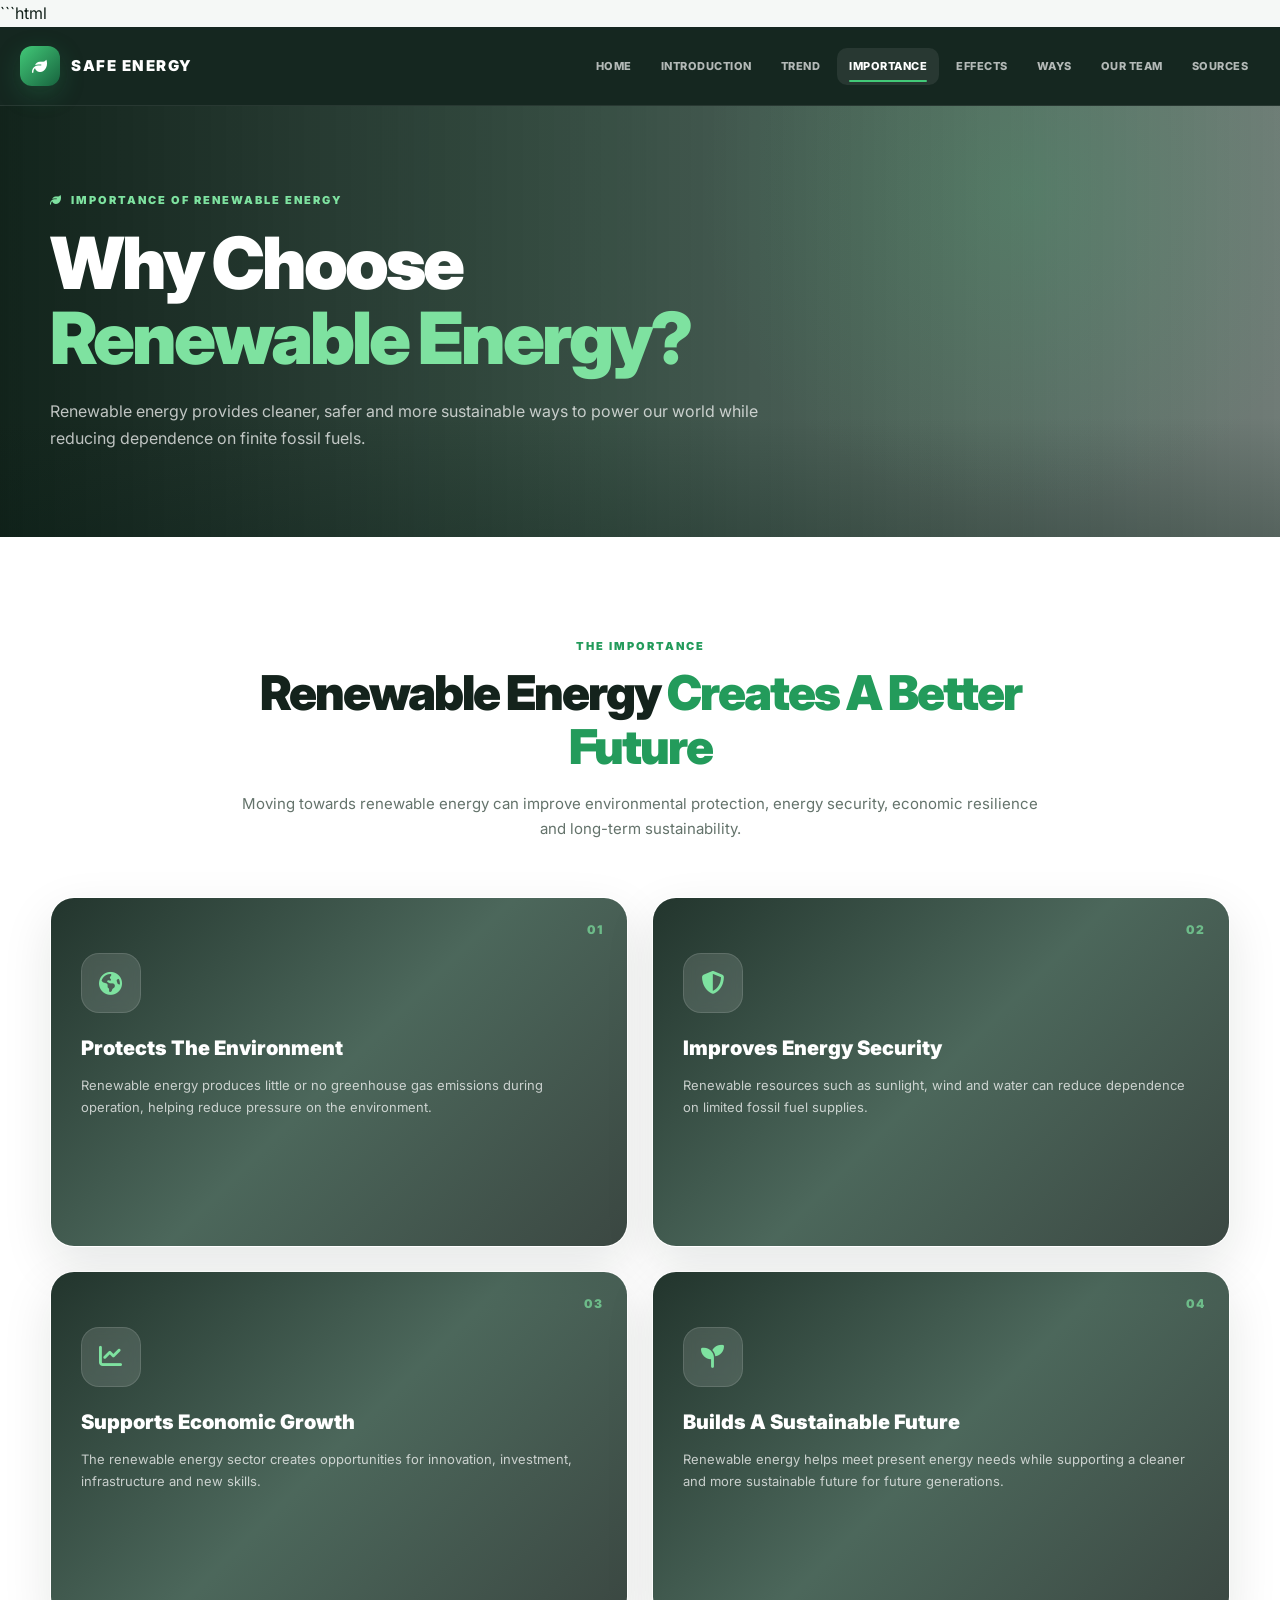
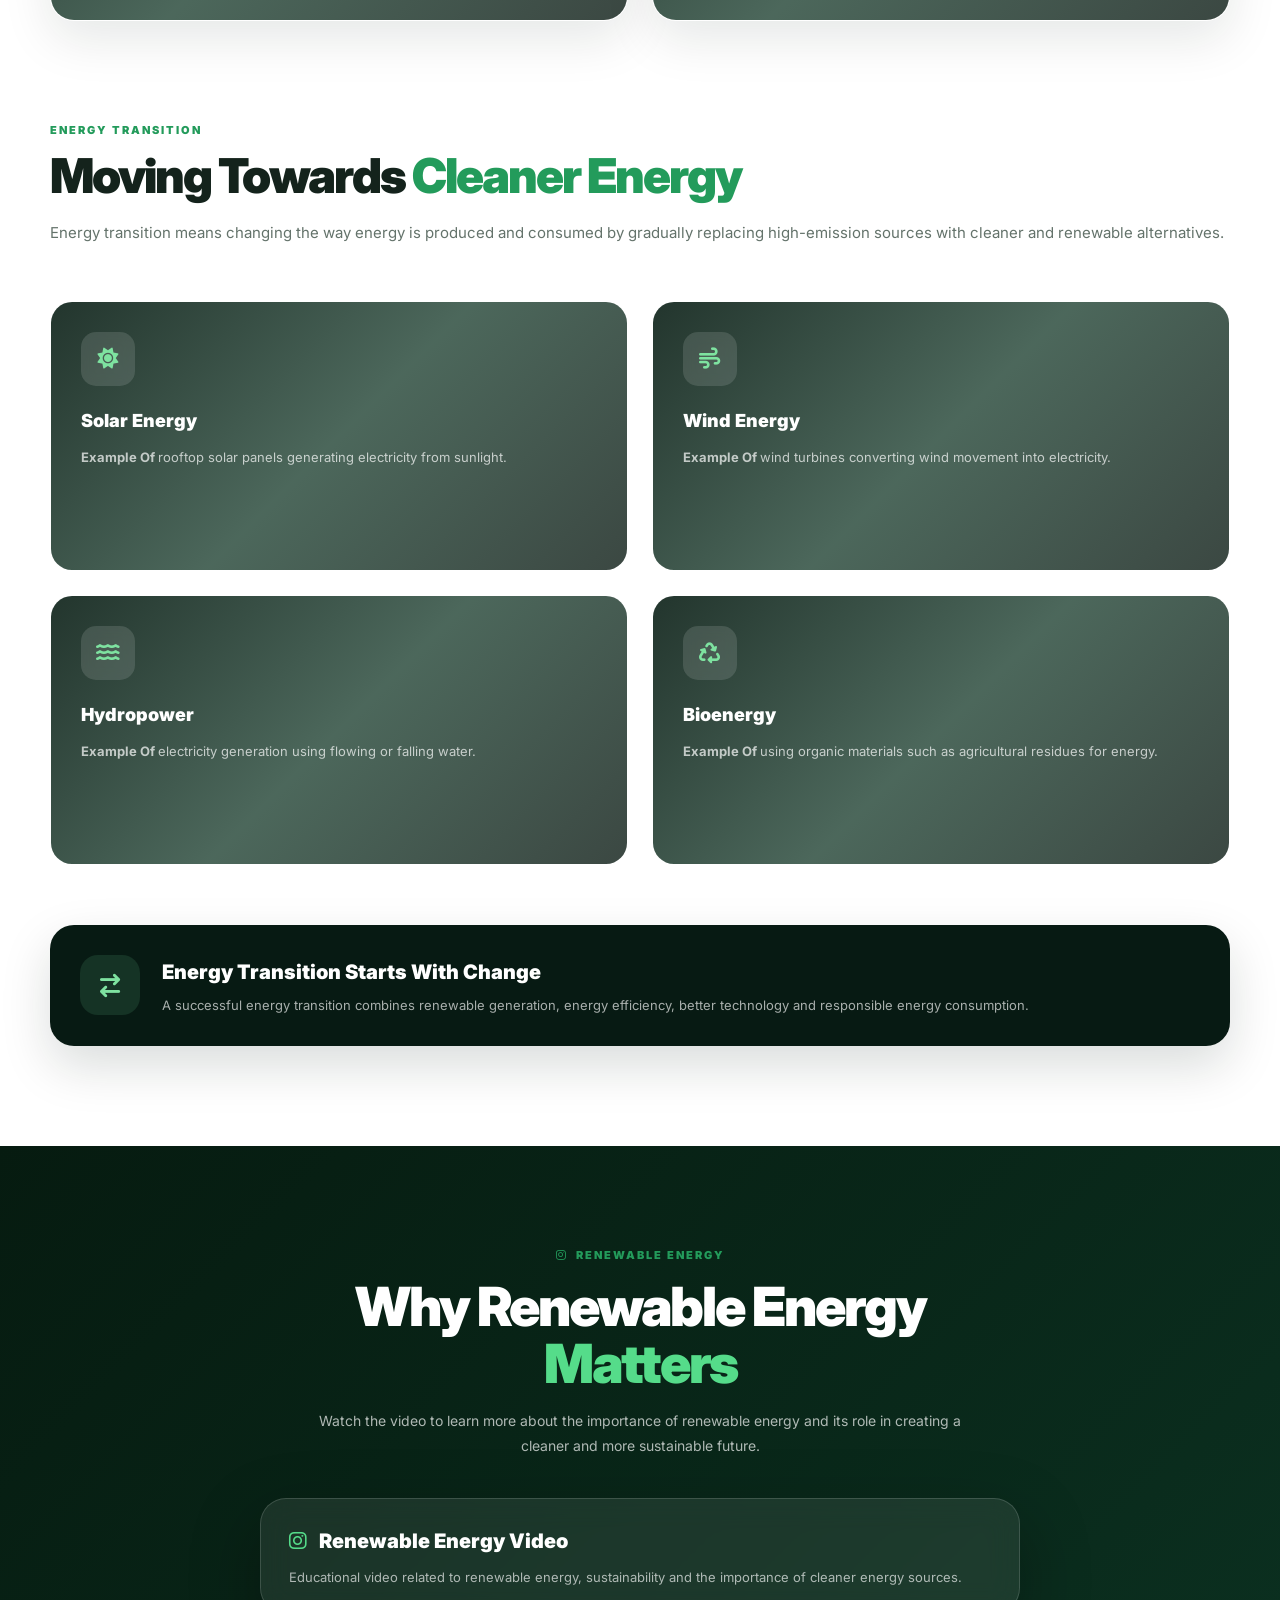
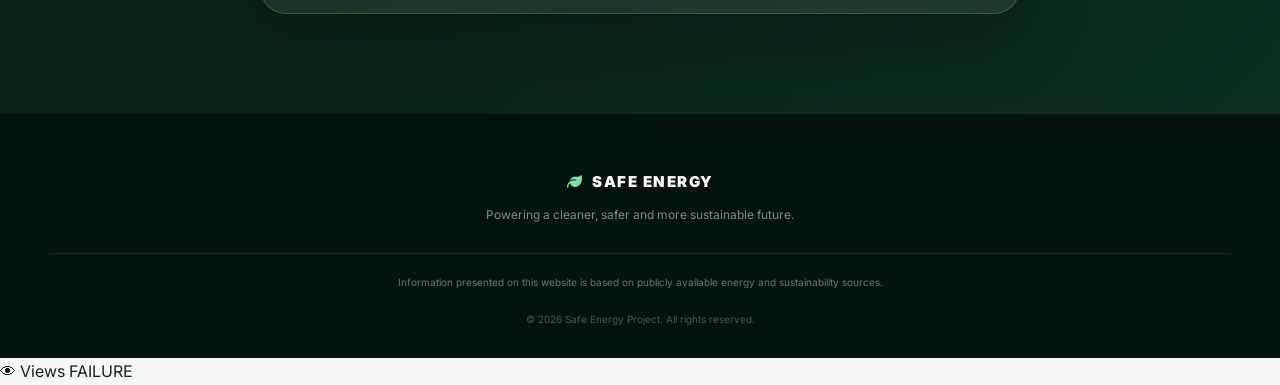
<file: renewable-energy-is-important-because.html>
```html
<!DOCTYPE html>
<html lang="en">

<head>

    <meta charset="UTF-8">

    <meta
        name="viewport"
        content="width=device-width, initial-scale=1.0"
    >

    <meta
        name="description"
        content="Why renewable energy is important and how energy transition supports a cleaner and safer future."
    >

    <title>Why Renewable | Importance of Safe Energy</title>


    <!-- =====================================================
         GOOGLE FONT
    ===================================================== -->

    <link rel="preconnect" href="https://fonts.googleapis.com">

    <link
        rel="preconnect"
        href="https://fonts.gstatic.com"
        crossorigin
    >

    <link
        href="https://fonts.googleapis.com/css2?family=Inter:wght@400;500;600;700;800;900&display=swap"
        rel="stylesheet"
    >


    <!-- =====================================================
         FONT AWESOME
    ===================================================== -->

    <link
        rel="stylesheet"
        href="https://cdnjs.cloudflare.com/ajax/libs/font-awesome/6.5.2/css/all.min.css"
    >


    <!-- =====================================================
         MAIN CSS
    ===================================================== -->

    <link
        rel="stylesheet"
        href="style.css"
    >


    <!-- =====================================================
         IMPORTANCE VIDEO CSS
    ===================================================== -->

    <style>

        /* =====================================================
           INSTAGRAM VIDEO SECTION
        ===================================================== */

        .importance-video-section {
            padding: 90px 0;
            background:
                linear-gradient(
                    135deg,
                    #061b10,
                    #0b3020
                );
        }


        .importance-video-heading {
            max-width: 750px;
            margin: 0 auto 40px;
            text-align: center;
        }


        .importance-video-heading .section-label {
            display: inline-flex;
            align-items: center;
            gap: 8px;
            margin-bottom: 15px;
        }


        .importance-video-heading h2 {
            margin: 0 0 15px;

            color: white;

            font-size:
                clamp(32px, 5vw, 54px);

            line-height: 1.05;

            font-weight: 900;

            letter-spacing: -2px;
        }


        .importance-video-heading h2 span {
            color: #55dc8a;
        }


        .importance-video-heading p {
            margin: 0 auto;

            max-width: 650px;

            color:
                rgba(255,255,255,0.68);

            line-height: 1.8;

            font-size: 14px;
        }


        /* =====================================================
           VIDEO CARD
        ===================================================== */

        .importance-video-card {
            width: 100%;

            max-width: 760px;

            margin: 0 auto;

            overflow: hidden;

            border-radius: 26px;

            background:
                rgba(255,255,255,0.08);

            border:
                1px solid
                rgba(255,255,255,0.15);

            box-shadow:
                0 25px 70px
                rgba(0,0,0,0.30);

            backdrop-filter: blur(15px);
            -webkit-backdrop-filter: blur(15px);
        }


        /* =====================================================
           INSTAGRAM EMBED
        ===================================================== */

        .importance-video-container {
            width: 100%;

            display: flex;

            justify-content: center;

            align-items: center;

            background: #000;

            overflow: hidden;
        }


        .importance-video-container .instagram-media {
            width: 100% !important;

            max-width: 658px !important;

            min-width: 0 !important;

            margin:
                0 auto !important;
        }


        /* =====================================================
           VIDEO CONTENT
        ===================================================== */

        .importance-video-content {
            padding: 25px 28px;
        }


        .importance-video-content h3 {
            margin:
                0 0 8px;

            color: white;

            font-size: 20px;

            font-weight: 900;
        }


        .importance-video-content h3 i {
            color: #55dc8a;

            margin-right: 8px;
        }


        .importance-video-content p {
            margin: 0;

            color:
                rgba(255,255,255,0.65);

            font-size: 13px;

            line-height: 1.7;
        }


        /* =====================================================
           MOBILE
        ===================================================== */

        @media (max-width: 700px) {

            .importance-video-section {
                padding:
                    65px 0;
            }


            .importance-video-card {
                border-radius: 20px;
            }


            .importance-video-content {
                padding:
                    20px;
            }


            .importance-video-content h3 {
                font-size: 17px;
            }

        }

    </style>

</head>



<body>


<!-- =========================================================
     NAVBAR
========================================================= -->

<header class="navbar">

    <div class="nav-container">


        <!-- LOGO -->

        <a
            href="index.html"
            class="logo"
        >

            <span class="logo-icon">

                <i class="fa-solid fa-leaf"></i>

            </span>

            <span>
                SAFE ENERGY
            </span>

        </a>



        <!-- NAVIGATION -->

        <nav class="nav-menu">

            <a href="index.html">
                HOME
            </a>

            <a href="introduction.html">
                INTRODUCTION
            </a>

            <a href="trend.html">
                TREND
            </a>

            <a
                href="renewable-energy-is-important-because.html"
                class="active"
            >
                IMPORTANCE
            </a>

            <a href="effects.html">
                EFFECTS
            </a>

            <a href="ways-to-safe-energy.html">
                WAYS
            </a>

            <a href="our-team.html">
                OUR TEAM
            </a>

            <a href="sources.html">
                SOURCES
            </a>

        </nav>



        <!-- MOBILE MENU -->

        <button
            class="menu-dots"
            id="menuDots"
            aria-label="Open navigation menu"
            aria-expanded="false"
        >

            <i class="fa-solid fa-ellipsis-vertical"></i>

        </button>

    </div>

</header>





<!-- =========================================================
     PAGE HERO
========================================================= -->

<section class="page-hero">

    <div class="section-container">

        <span class="section-label">

            <i class="fa-solid fa-leaf"></i>

            Importance Of Renewable Energy

        </span>


        <h1>

            Why Choose

            <span>Renewable Energy?</span>

        </h1>


        <p>

            Renewable energy provides cleaner, safer and more
            sustainable ways to power our world while reducing
            dependence on finite fossil fuels.

        </p>

    </div>

</section>





<!-- =========================================================
     WHY RENEWABLE SECTION
========================================================= -->

<section class="why-section">

    <div class="section-container">


        <!-- SECTION HEADING -->

        <div class="section-heading center reveal">

            <span class="section-label">
                THE IMPORTANCE
            </span>


            <h2>

                Renewable Energy

                <span>
                    Creates A Better Future
                </span>

            </h2>


            <p>

                Moving towards renewable energy can improve
                environmental protection, energy security,
                economic resilience and long-term sustainability.

            </p>

        </div>





        <!-- =================================================
             BENEFIT CARDS
        ================================================= -->

        <div class="benefits-grid">


            <!-- CARD 01 -->

            <article class="benefit-card reveal">

                <span class="benefit-number">
                    01
                </span>


                <div class="benefit-icon">

                    <i class="fa-solid fa-earth-americas"></i>

                </div>


                <h3>
                    Protects The Environment
                </h3>


                <p>

                    Renewable energy produces little or no
                    greenhouse gas emissions during operation,
                    helping reduce pressure on the environment.

                </p>

            </article>





            <!-- CARD 02 -->

            <article class="benefit-card reveal">

                <span class="benefit-number">
                    02
                </span>


                <div class="benefit-icon">

                    <i class="fa-solid fa-shield-halved"></i>

                </div>


                <h3>
                    Improves Energy Security
                </h3>


                <p>

                    Renewable resources such as sunlight, wind
                    and water can reduce dependence on limited
                    fossil fuel supplies.

                </p>

            </article>





            <!-- CARD 03 -->

            <article class="benefit-card reveal">

                <span class="benefit-number">
                    03
                </span>


                <div class="benefit-icon">

                    <i class="fa-solid fa-chart-line"></i>

                </div>


                <h3>
                    Supports Economic Growth
                </h3>


                <p>

                    The renewable energy sector creates
                    opportunities for innovation, investment,
                    infrastructure and new skills.

                </p>

            </article>





            <!-- CARD 04 -->

            <article class="benefit-card reveal">

                <span class="benefit-number">
                    04
                </span>


                <div class="benefit-icon">

                    <i class="fa-solid fa-seedling"></i>

                </div>


                <h3>
                    Builds A Sustainable Future
                </h3>


                <p>

                    Renewable energy helps meet present energy
                    needs while supporting a cleaner and more
                    sustainable future for future generations.

                </p>

            </article>

        </div>





        <!-- =================================================
             ENERGY TRANSITION
        ================================================= -->

        <div class="renewable-types">


            <!-- HEADING -->

            <div class="section-heading reveal">

                <span class="section-label">
                    ENERGY TRANSITION
                </span>


                <h2>

                    Moving Towards

                    <span>
                        Cleaner Energy
                    </span>

                </h2>


                <p>

                    Energy transition means changing the way
                    energy is produced and consumed by gradually
                    replacing high-emission sources with cleaner
                    and renewable alternatives.

                </p>

            </div>





            <!-- ENERGY TRANSITION CARDS -->

            <div class="renewable-types-grid">


                <!-- SOLAR -->

                <article class="renewable-type-card reveal">

                    <div class="renewable-type-icon">

                        <i class="fa-solid fa-sun"></i>

                    </div>


                    <h3>
                        Solar Energy
                    </h3>


                    <p>

                        <strong class="example-label">
                            Example Of
                        </strong>

                        rooftop solar panels generating
                        electricity from sunlight.

                    </p>

                </article>





                <!-- WIND -->

                <article class="renewable-type-card reveal">

                    <div class="renewable-type-icon">

                        <i class="fa-solid fa-wind"></i>

                    </div>


                    <h3>
                        Wind Energy
                    </h3>


                    <p>

                        <strong class="example-label">
                            Example Of
                        </strong>

                        wind turbines converting wind movement
                        into electricity.

                    </p>

                </article>





                <!-- HYDRO -->

                <article class="renewable-type-card reveal">

                    <div class="renewable-type-icon">

                        <i class="fa-solid fa-water"></i>

                    </div>


                    <h3>
                        Hydropower
                    </h3>


                    <p>

                        <strong class="example-label">
                            Example Of
                        </strong>

                        electricity generation using flowing
                        or falling water.

                    </p>

                </article>





                <!-- BIOENERGY -->

                <article class="renewable-type-card reveal">

                    <div class="renewable-type-icon">

                        <i class="fa-solid fa-recycle"></i>

                    </div>


                    <h3>
                        Bioenergy
                    </h3>


                    <p>

                        <strong class="example-label">
                            Example Of
                        </strong>

                        using organic materials such as
                        agricultural residues for energy.

                    </p>

                </article>

            </div>





            <!-- ENERGY TRANSITION MESSAGE -->

            <div class="why-message reveal">

                <div class="why-message-icon">

                    <i class="fa-solid fa-arrow-right-arrow-left"></i>

                </div>


                <div>

                    <h3>
                        Energy Transition Starts With Change
                    </h3>


                    <p>

                        A successful energy transition combines
                        renewable generation, energy efficiency,
                        better technology and responsible energy
                        consumption.

                    </p>

                </div>

            </div>

        </div>

    </div>

</section>





<!-- =========================================================
     INSTAGRAM VIDEO
========================================================= -->

<section class="importance-video-section">

    <div class="section-container">


        <!-- VIDEO HEADING -->

        <div class="importance-video-heading reveal">

            <span class="section-label">

                <i class="fa-brands fa-instagram"></i>

                RENEWABLE ENERGY

            </span>


            <h2>

                Why Renewable Energy

                <span>Matters</span>

            </h2>


            <p>

                Watch the video to learn more about the importance
                of renewable energy and its role in creating a
                cleaner and more sustainable future.

            </p>

        </div>



        <!-- VIDEO CARD -->

        <div class="importance-video-card reveal">


            <div class="importance-video-container">

                <blockquote
                    class="instagram-media"
                    data-instgrm-permalink="https://www.instagram.com/reel/DUkP4lmAWgR/"
                    data-instgrm-version="14"
                ></blockquote>

            </div>


            <div class="importance-video-content">

                <h3>

                    <i class="fa-brands fa-instagram"></i>

                    Renewable Energy Video

                </h3>


                <p>

                    Educational video related to renewable energy,
                    sustainability and the importance of cleaner
                    energy sources.

                </p>

            </div>

        </div>

    </div>

</section>





<!-- =========================================================
     FOOTER
========================================================= -->

<footer>

    <div class="footer-container">


        <div class="footer-logo">

            <i class="fa-solid fa-leaf"></i>

            SAFE ENERGY

        </div>


        <p>

            Powering a cleaner, safer and more sustainable future.

        </p>


        <div class="footer-source">

            Information presented on this website is based on
            publicly available energy and sustainability sources.

        </div>


        <div class="footer-bottom">

            © 2026 Safe Energy Project. All rights reserved.

        </div>

    </div>

</footer>





<!-- =========================================================
     INSTAGRAM EMBED SCRIPT
========================================================= -->

<script async src="https://www.instagram.com/embed.js"></script>





<!-- =========================================================
     JAVASCRIPT
========================================================= -->

<script>

document.addEventListener("DOMContentLoaded", function () {


    /* =====================================================
       MOBILE MENU
    ===================================================== */

    const menuDots =
        document.getElementById("menuDots");

    const navMenu =
        document.querySelector(".nav-menu");


    if (menuDots && navMenu) {

        menuDots.addEventListener(
            "click",
            function () {

                navMenu.classList.toggle("open");

                menuDots.setAttribute(
                    "aria-expanded",
                    navMenu.classList.contains("open")
                );

            }
        );

    }



    /* =====================================================
       CLOSE MOBILE MENU
    ===================================================== */

    const navLinks =
        document.querySelectorAll(".nav-menu a");


    navLinks.forEach(function (link) {

        link.addEventListener(
            "click",
            function () {

                if (navMenu) {

                    navMenu.classList.remove("open");

                }

            }
        );

    });



    /* =====================================================
       NAVBAR SCROLL
    ===================================================== */

    const navbar =
        document.querySelector(".navbar");


    window.addEventListener(
        "scroll",
        function () {

            if (!navbar) return;


            if (window.scrollY > 30) {

                navbar.classList.add("scrolled");

            } else {

                navbar.classList.remove("scrolled");

            }

        }
    );



    /* =====================================================
       REVEAL ANIMATION
    ===================================================== */

    const revealElements =
        document.querySelectorAll(".reveal");


    if ("IntersectionObserver" in window) {

        const revealObserver =
            new IntersectionObserver(
                function (entries) {

                    entries.forEach(function (entry) {

                        if (entry.isIntersecting) {

                            entry.target.classList.add("show");

                            revealObserver.unobserve(
                                entry.target
                            );

                        }

                    });

                },
                {
                    threshold: 0.12
                }
            );


        revealElements.forEach(function (element) {

            revealObserver.observe(element);

        });

    } else {

        revealElements.forEach(function (element) {

            element.classList.add("show");

        });

    }

});

</script>

<!-- =====================================================
     WEBSITE VIEW COUNTER
===================================================== -->
<div id="viewCounter" class="view-counter">
    <span class="view-counter-icon">👁</span>
    <span class="view-counter-label">Views</span>
    <span id="viewCount">0</span>
</div>

<script src="script.js"></script>
</body>
</html>
</file>
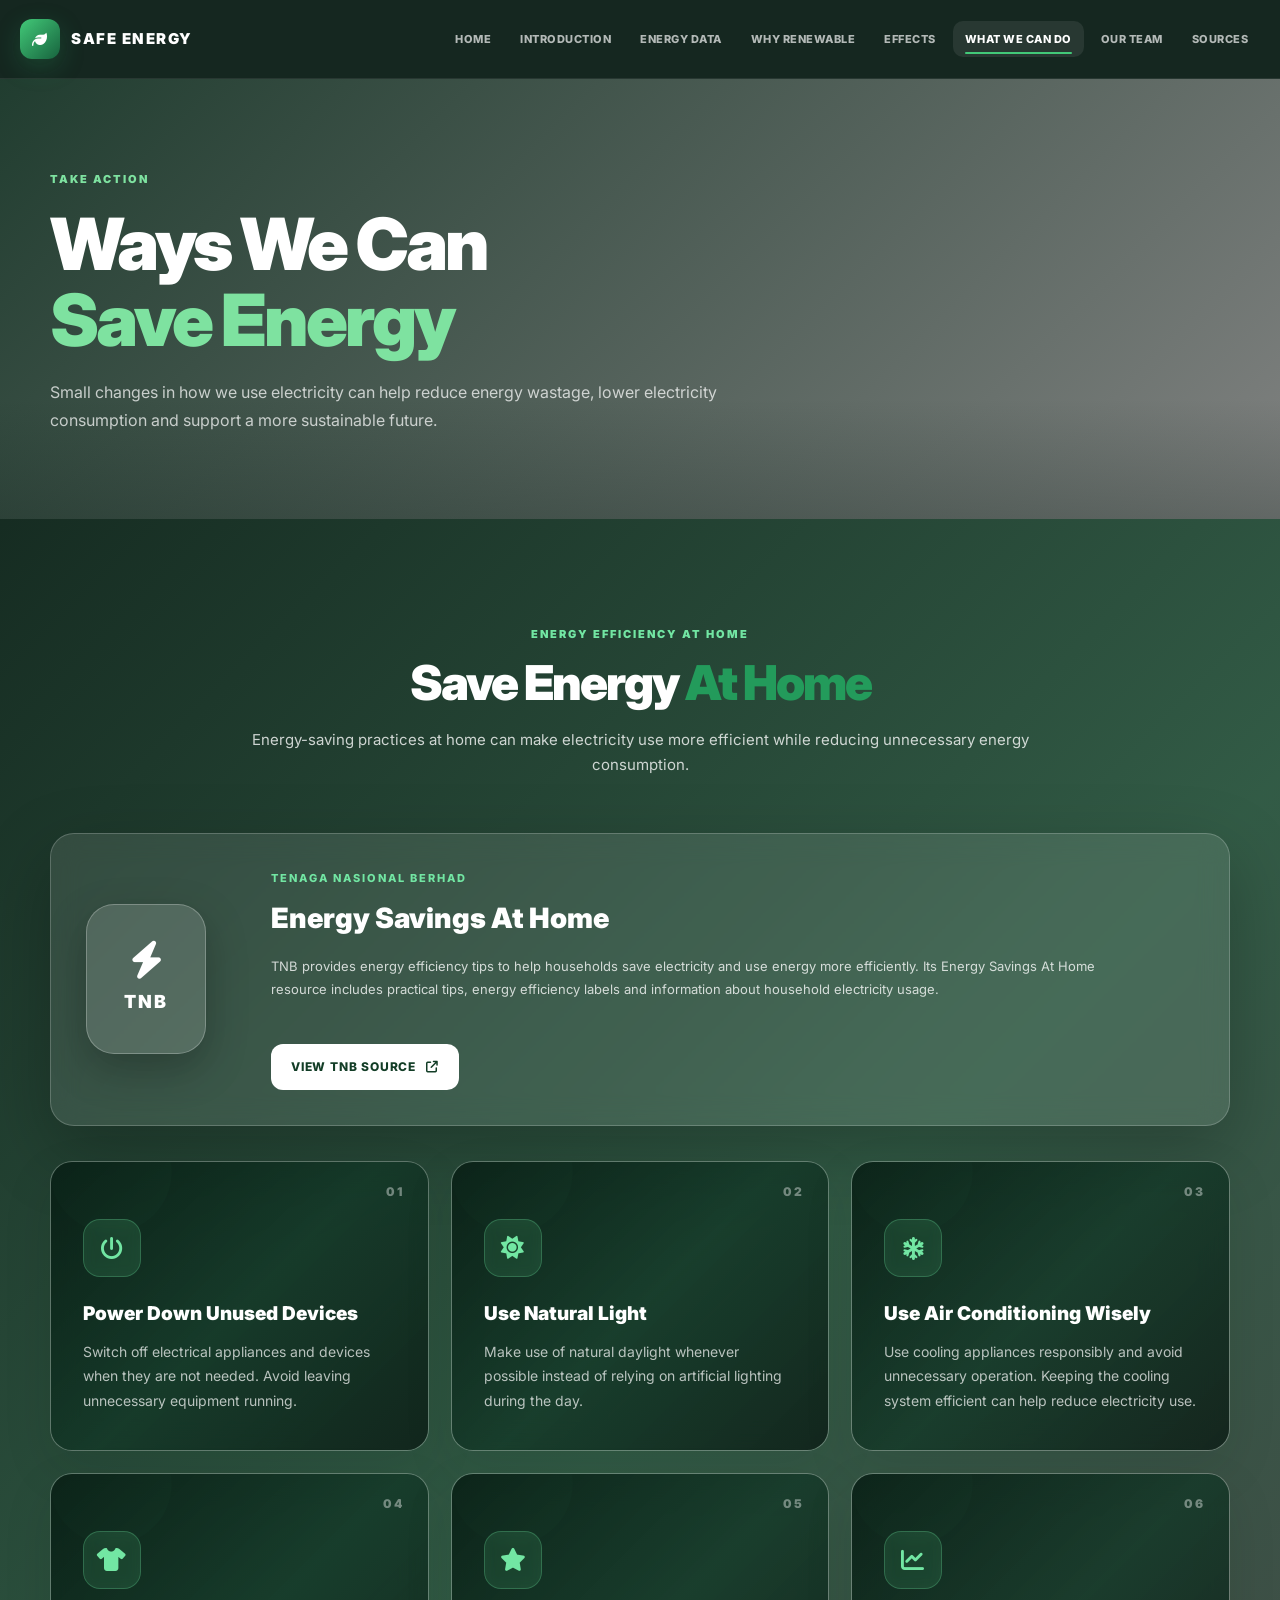
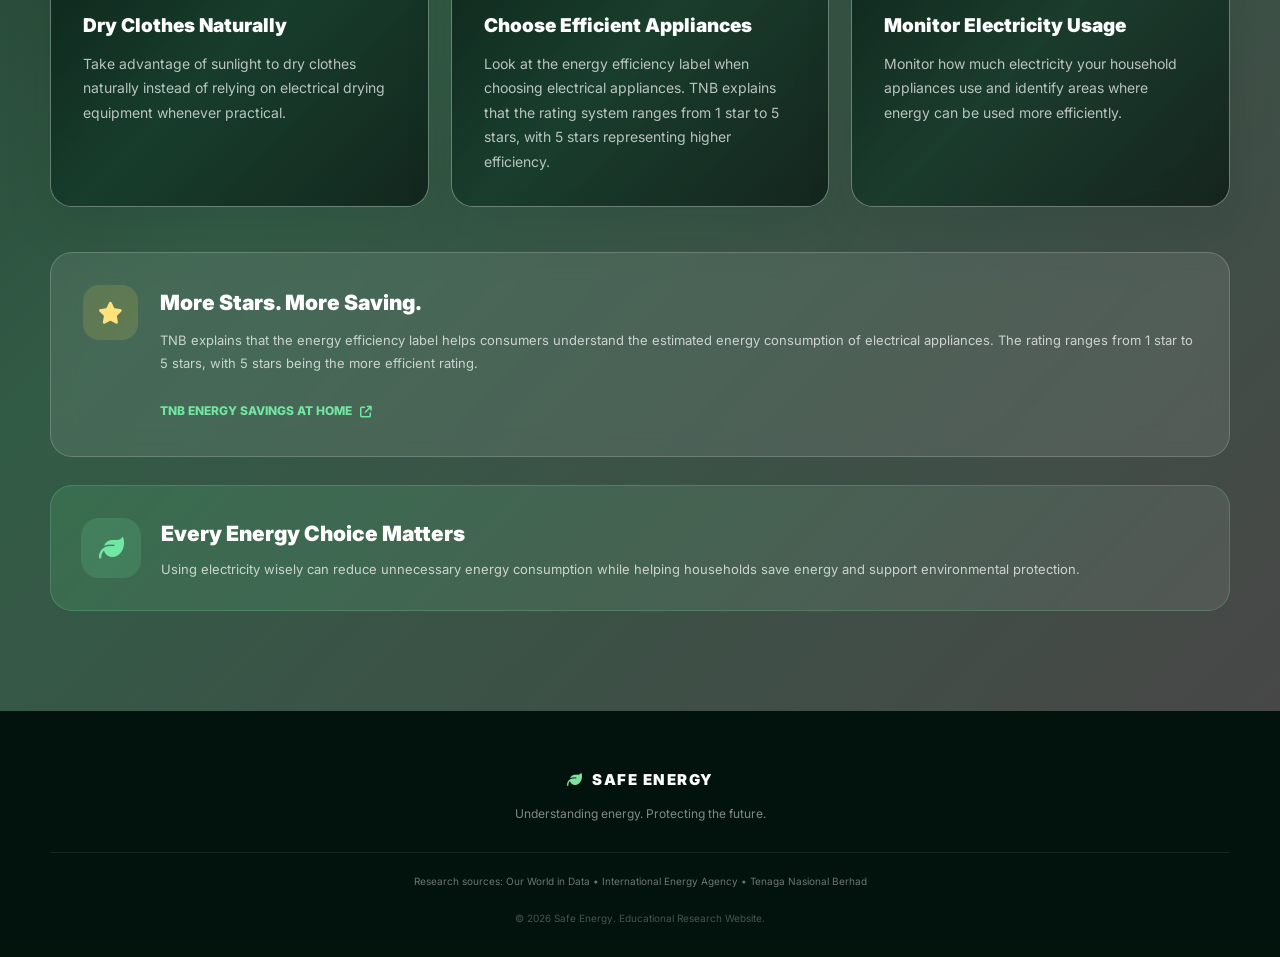
<file: what-we-can-do.html>
<!DOCTYPE html>
<html lang="en">

<head>

    <meta charset="UTF-8">

    <meta
        name="viewport"
        content="width=device-width, initial-scale=1.0">

    <title>
        What We Can Do | Safe Energy
    </title>


    <!-- =====================================================
         GOOGLE FONT
    ===================================================== -->

    <link
        rel="preconnect"
        href="https://fonts.googleapis.com">

    <link
        rel="preconnect"
        href="https://fonts.gstatic.com"
        crossorigin>

    <link
        href="https://fonts.googleapis.com/css2?family=Inter:wght@400;500;600;700;800;900&display=swap"
        rel="stylesheet">


    <!-- =====================================================
         FONT AWESOME
    ===================================================== -->

    <link
        rel="stylesheet"
        href="https://cdnjs.cloudflare.com/ajax/libs/font-awesome/6.5.2/css/all.min.css">


    <!-- =====================================================
         MAIN CSS
    ===================================================== -->

    <link
        rel="stylesheet"
        href="style.css">


    <!-- =====================================================
         PAGE-SPECIFIC STYLE
         BACKGROUND IMAGES
    ===================================================== -->

    <style>

        /* =================================================
           GLOBAL BACKGROUND SETTINGS
        ================================================= */

        .action-section {
            position: relative;
            overflow: hidden;
            background-size: cover;
            background-position: center;
            background-attachment: fixed;
        }


        .action-section::before {
            content: "";
            position: absolute;
            inset: 0;
            background:
                linear-gradient(
                    135deg,
                    rgba(3, 25, 15, 0.90),
                    rgba(6, 48, 27, 0.78),
                    rgba(0, 0, 0, 0.60)
                );
            z-index: 0;
        }


        .action-section > .section-container {
            position: relative;
            z-index: 2;
        }


        /* =================================================
           HERO BACKGROUND
        ================================================= */

        .page-hero {
            position: relative;
            overflow: hidden;

            background-image:
                url("https://images.unsplash.com/photo-1500534623283-312aade485b7?auto=format&fit=crop&w=2000&q=85");

            background-size: cover;
            background-position: center;
        }


        .page-hero::before {
            content: "";
            position: absolute;
            inset: 0;

            background:
                linear-gradient(
                    135deg,
                    rgba(3, 35, 20, 0.88),
                    rgba(0, 0, 0, 0.48)
                );

            z-index: 0;
        }


        .page-hero > .section-container {
            position: relative;
            z-index: 2;
        }


        /* =================================================
           SAVE ENERGY SECTION
        ================================================= */

        .save-section {

            position: relative;

            padding: 100px 0;

            overflow: hidden;

            background-image:
                url("https://images.unsplash.com/photo-1497435334941-8c899ee9e8e9?auto=format&fit=crop&w=2000&q=85");

            background-size: cover;

            background-position: center;

            background-attachment: fixed;

        }


        .save-section::before {

            content: "";

            position: absolute;

            inset: 0;

            background:
                linear-gradient(
                    135deg,
                    rgba(2, 26, 15, 0.92),
                    rgba(5, 55, 29, 0.82),
                    rgba(0, 0, 0, 0.72)
                );

            z-index: 0;

        }


        .save-section > .section-container {

            position: relative;

            z-index: 2;

        }


        /* =================================================
           SECTION HEADING
        ================================================= */

        .save-section .section-heading {

            color: white;

        }


        .save-section .section-heading p {

            color: rgba(255,255,255,0.78);

        }


        .save-section .section-label {

            color: #72e6a3;

        }


        /* =================================================
           TNB PANEL
        ================================================= */

        .energystar-panel {

            position: relative;

            margin-top: 50px;

            padding: 35px;

            border-radius: 24px;

            display: grid;

            grid-template-columns: 150px 1fr;

            gap: 35px;

            align-items: center;

            background:
                rgba(255,255,255,0.10);

            border:
                1px solid rgba(255,255,255,0.20);

            backdrop-filter: blur(14px);

            -webkit-backdrop-filter: blur(14px);

            box-shadow:
                0 25px 70px rgba(0,0,0,0.25);

            transition:
                transform 0.35s ease,
                box-shadow 0.35s ease;

        }


        .energystar-panel:hover {

            transform: translateY(-6px);

            box-shadow:
                0 35px 80px rgba(0,0,0,0.35);

        }


        /* =================================================
           TNB LOGO
        ================================================= */

        .energystar-logo {

            width: 120px;

            height: 120px;

            border-radius: 28px;

            display: flex;

            flex-direction: column;

            align-items: center;

            justify-content: center;

            gap: 8px;

            background:
                rgba(255,255,255,0.14);

            border:
                1px solid rgba(255,255,255,0.25);

            color: white;

            box-shadow:
                0 15px 40px rgba(0,0,0,0.25);

        }


        .energystar-logo i {

            font-size: 38px;

        }


        .energystar-logo span {

            font-size: 18px;

            font-weight: 900;

            letter-spacing: 2px;

        }


        /* =================================================
           TNB CONTENT
        ================================================= */

        .energystar-content {

            color: white;

        }


        .energystar-content > span {

            display: block;

            font-size: 11px;

            font-weight: 800;

            letter-spacing: 2px;

            color: #72e6a3;

            margin-bottom: 8px;

        }


        .energystar-content h3 {

            margin: 0 0 12px;

            font-size: 28px;

        }


        .energystar-content p {

            margin: 0 0 22px;

            max-width: 850px;

            line-height: 1.8;

            color:
                rgba(255,255,255,0.78);

        }


        .energystar-button {

            display: inline-flex;

            align-items: center;

            gap: 10px;

            padding: 13px 20px;

            border-radius: 12px;

            text-decoration: none;

            background: white;

            color: #123d26;

            font-size: 12px;

            font-weight: 800;

            transition:
                transform 0.25s ease,
                background 0.25s ease;

        }


        .energystar-button:hover {

            transform: translateY(-3px);

            background: #72e6a3;

            color: #092416;

        }


        /* =================================================
           SAVE GRID
        ================================================= */

        .save-grid {

            display: grid;

            grid-template-columns:
                repeat(3, minmax(0, 1fr));

            gap: 22px;

            margin-top: 35px;

        }


        /* =================================================
           SAVE CARDS
        ================================================= */

        .save-card {

            position: relative;

            padding: 32px;

            min-height: 290px;

            border-radius: 22px;

            overflow: hidden;

            background:
                rgba(255,255,255,0.10);

            border:
                1px solid rgba(255,255,255,0.18);

            backdrop-filter: blur(14px);

            -webkit-backdrop-filter: blur(14px);

            color: white;

            transition:
                transform 0.35s ease,
                box-shadow 0.35s ease,
                background 0.35s ease;

        }


        .save-card::before {

            content: "";

            position: absolute;

            width: 120px;

            height: 120px;

            border-radius: 50%;

            right: -50px;

            top: -50px;

            background:
                rgba(114,230,163,0.12);

            transition:
                transform 0.4s ease;

        }


        .save-card:hover {

            transform: translateY(-9px);

            background:
                rgba(255,255,255,0.15);

            box-shadow:
                0 25px 60px rgba(0,0,0,0.30);

        }


        .save-card:hover::before {

            transform: scale(1.6);

        }


        /* =================================================
           NUMBER
        ================================================= */

        .save-number {

            position: absolute;

            top: 20px;

            right: 24px;

            font-size: 12px;

            font-weight: 900;

            letter-spacing: 2px;

            color:
                rgba(255,255,255,0.40);

        }


        /* =================================================
           ICON
        ================================================= */

        .save-icon {

            width: 58px;

            height: 58px;

            border-radius: 17px;

            display: flex;

            align-items: center;

            justify-content: center;

            margin-bottom: 24px;

            background:
                rgba(114,230,163,0.15);

            border:
                1px solid rgba(114,230,163,0.25);

            color: #72e6a3;

            font-size: 23px;

            transition:
                transform 0.3s ease;

        }


        .save-card:hover .save-icon {

            transform:
                rotate(-6deg)
                scale(1.08);

        }


        /* =================================================
           SAVE CARD TEXT
        ================================================= */

        .save-card h3 {

            margin: 0 0 12px;

            font-size: 19px;

            line-height: 1.4;

        }


        .save-card p {

            margin: 0;

            color:
                rgba(255,255,255,0.70);

            line-height: 1.75;

            font-size: 14px;

        }


        /* =================================================
           CONCLUSION
        ================================================= */

        .save-conclusion {

            position: relative;

            margin-top: 45px;

            padding: 32px;

            display: flex;

            align-items: flex-start;

            gap: 22px;

            border-radius: 22px;

            background:
                rgba(255,255,255,0.09);

            border:
                1px solid rgba(255,255,255,0.18);

            backdrop-filter: blur(12px);

            color: white;

        }


        .save-conclusion > i {

            width: 55px;

            height: 55px;

            flex-shrink: 0;

            display: flex;

            align-items: center;

            justify-content: center;

            border-radius: 16px;

            background:
                rgba(255,215,70,0.14);

            color:
                #ffe27a;

            font-size: 22px;

        }


        .save-conclusion h3 {

            margin: 0 0 8px;

            font-size: 21px;

        }


        .save-conclusion p {

            margin: 0 0 15px;

            line-height: 1.75;

            color:
                rgba(255,255,255,0.72);

        }


        .text-source-link {

            display: inline-flex;

            align-items: center;

            gap: 8px;

            color: #72e6a3;

            text-decoration: none;

            font-size: 12px;

            font-weight: 800;

        }


        .text-source-link:hover {

            text-decoration: underline;

        }


        /* =================================================
           KEY MESSAGE
        ================================================= */

        .save-message {

            margin-top: 28px;

            padding: 30px;

            display: flex;

            align-items: center;

            gap: 20px;

            border-radius: 22px;

            background:
                linear-gradient(
                    135deg,
                    rgba(80,200,120,0.18),
                    rgba(255,255,255,0.08)
                );

            border:
                1px solid rgba(114,230,163,0.22);

            color: white;

        }


        .save-message-icon {

            width: 60px;

            height: 60px;

            flex-shrink: 0;

            border-radius: 18px;

            display: flex;

            align-items: center;

            justify-content: center;

            background:
                rgba(114,230,163,0.15);

            color:
                #72e6a3;

            font-size: 25px;

        }


        .save-message h3 {

            margin: 0 0 7px;

            font-size: 21px;

        }


        .save-message p {

            margin: 0;

            line-height: 1.7;

            color:
                rgba(255,255,255,0.72);

        }


        /* =================================================
           FOOTER BACKGROUND
        ================================================= */

        footer {

            position: relative;

            background-image:
                url("https://images.unsplash.com/photo-1441974231531-c6227db76b6e?auto=format&fit=crop&w=2000&q=85");

            background-size: cover;

            background-position: center;

            overflow: hidden;

        }


        footer::before {

            content: "";

            position: absolute;

            inset: 0;

            background:
                rgba(2,20,12,0.88);

        }


        footer > * {

            position: relative;

            z-index: 2;

        }


        /* =================================================
           TABLET
        ================================================= */

        @media (max-width: 1000px) {

            .save-grid {

                grid-template-columns:
                    repeat(2, minmax(0, 1fr));

            }


            .energystar-panel {

                grid-template-columns: 110px 1fr;

            }

        }


        /* =================================================
           MOBILE
        ================================================= */

        @media (max-width: 700px) {

            .save-section,
            .page-hero {

                background-attachment: scroll;

            }


            .energystar-panel {

                grid-template-columns: 1fr;

                padding: 25px;

            }


            .energystar-logo {

                width: 90px;

                height: 90px;

            }


            .save-grid {

                grid-template-columns: 1fr;

            }


            .save-card {

                min-height: auto;

            }


            .save-conclusion {

                flex-direction: column;

            }


            .save-message {

                align-items: flex-start;

            }

        }


    </style>

</head>


<body>


<!-- =====================================================
     NAVBAR
===================================================== -->

<nav
    class="navbar"
    id="navbar">

    <div class="nav-container">


        <!-- LOGO -->

        <a
            href="index.html"
            class="logo">

            <div class="logo-icon">

                <i class="fa-solid fa-leaf"></i>

            </div>

            SAFE ENERGY

        </a>



        <!-- NAVIGATION -->

        <div
            class="nav-menu"
            id="navMenu">


            <a href="index.html">
                HOME
            </a>


            <a href="introduction.html">
                INTRODUCTION
            </a>


            <a href="energy-data.html">
                ENERGY DATA
            </a>


            <a href="why-renewable.html">
                WHY RENEWABLE
            </a>


            <a href="effects.html">
                EFFECTS
            </a>


            <a
                href="what-we-can-do.html"
                class="active">

                WHAT WE CAN DO

            </a>


            <a href="our-team.html">
                OUR TEAM
            </a>


            <a href="sources.html">
                SOURCES
            </a>

        </div>



        <!-- MOBILE MENU -->

        <button
            class="menu-dots"
            id="menuDots"
            aria-label="Open navigation menu"
            aria-expanded="false">

            <i
                class="fa-solid fa-ellipsis-vertical">
            </i>

        </button>


    </div>

</nav>



<!-- =====================================================
     HERO
===================================================== -->

<section class="page-hero">

    <div class="section-container">


        <span class="section-label">

            TAKE ACTION

        </span>


        <h1>

            Ways We Can

            <span>
                Save Energy
            </span>

        </h1>


        <p>

            Small changes in how we use electricity
            can help reduce energy wastage, lower
            electricity consumption and support a
            more sustainable future.

        </p>


    </div>

</section>



<!-- =====================================================
     SAVE ENERGY SECTION
===================================================== -->

<section class="save-section">

    <div class="section-container">


        <!-- =================================================
             SECTION INTRO
        ================================================= -->

        <div class="section-heading center">


            <span class="section-label">

                ENERGY EFFICIENCY AT HOME

            </span>


            <h2>

                Save Energy

                <span>
                    At Home
                </span>

            </h2>


            <p>

                Energy-saving practices at home can make
                electricity use more efficient while
                reducing unnecessary energy consumption.

            </p>


        </div>



        <!-- =================================================
             TNB PANEL
        ================================================= -->

        <div class="energystar-panel">


            <div class="energystar-logo">

                <i class="fa-solid fa-bolt"></i>

                <span>
                    TNB
                </span>

            </div>



            <div class="energystar-content">


                <span>

                    TENAGA NASIONAL BERHAD

                </span>


                <h3>

                    Energy Savings At Home

                </h3>


                <p>

                    TNB provides energy efficiency tips
                    to help households save electricity
                    and use energy more efficiently.
                    Its Energy Savings At Home resource
                    includes practical tips, energy
                    efficiency labels and information
                    about household electricity usage.

                </p>


                <a
                    href="https://www.tnb.com.my/residential/energy-savings-at-home"
                    target="_blank"
                    rel="noopener noreferrer"
                    class="energystar-button">

                    VIEW TNB SOURCE

                    <i
                        class="fa-solid fa-arrow-up-right-from-square">
                    </i>

                </a>


            </div>


        </div>



        <!-- =================================================
             SAVE GRID
        ================================================= -->

        <div class="save-grid">


            <!-- 01 -->

            <div class="save-card">

                <span class="save-number">
                    01
                </span>


                <div class="save-icon">

                    <i class="fa-solid fa-power-off"></i>

                </div>


                <h3>

                    Power Down Unused Devices

                </h3>


                <p>

                    Switch off electrical appliances and
                    devices when they are not needed.
                    Avoid leaving unnecessary equipment
                    running.

                </p>

            </div>



            <!-- 02 -->

            <div class="save-card">

                <span class="save-number">
                    02
                </span>


                <div class="save-icon">

                    <i class="fa-solid fa-sun"></i>

                </div>


                <h3>

                    Use Natural Light

                </h3>


                <p>

                    Make use of natural daylight whenever
                    possible instead of relying on
                    artificial lighting during the day.

                </p>

            </div>



            <!-- 03 -->

            <div class="save-card">

                <span class="save-number">
                    03
                </span>


                <div class="save-icon">

                    <i class="fa-solid fa-snowflake"></i>

                </div>


                <h3>

                    Use Air Conditioning Wisely

                </h3>


                <p>

                    Use cooling appliances responsibly
                    and avoid unnecessary operation.
                    Keeping the cooling system efficient
                    can help reduce electricity use.

                </p>

            </div>



            <!-- 04 -->

            <div class="save-card">

                <span class="save-number">
                    04
                </span>


                <div class="save-icon">

                    <i class="fa-solid fa-shirt"></i>

                </div>


                <h3>

                    Dry Clothes Naturally

                </h3>


                <p>

                    Take advantage of sunlight to dry
                    clothes naturally instead of relying
                    on electrical drying equipment whenever
                    practical.

                </p>

            </div>



            <!-- 05 -->

            <div class="save-card">

                <span class="save-number">
                    05
                </span>


                <div class="save-icon">

                    <i class="fa-solid fa-star"></i>

                </div>


                <h3>

                    Choose Efficient Appliances

                </h3>


                <p>

                    Look at the energy efficiency label
                    when choosing electrical appliances.
                    TNB explains that the rating system
                    ranges from 1 star to 5 stars, with
                    5 stars representing higher efficiency.

                </p>

            </div>



            <!-- 06 -->

            <div class="save-card">

                <span class="save-number">
                    06
                </span>


                <div class="save-icon">

                    <i class="fa-solid fa-chart-line"></i>

                </div>


                <h3>

                    Monitor Electricity Usage

                </h3>


                <p>

                    Monitor how much electricity your
                    household appliances use and identify
                    areas where energy can be used more
                    efficiently.

                </p>

            </div>


        </div>



        <!-- =================================================
             CONCLUSION
        ================================================= -->

        <div class="save-conclusion">


            <i class="fa-solid fa-star"></i>


            <div>

                <h3>

                    More Stars. More Saving.

                </h3>


                <p>

                    TNB explains that the energy efficiency
                    label helps consumers understand the
                    estimated energy consumption of electrical
                    appliances. The rating ranges from
                    1 star to 5 stars, with 5 stars being
                    the more efficient rating.

                </p>


                <a
                    href="https://www.tnb.com.my/residential/energy-savings-at-home"
                    target="_blank"
                    rel="noopener noreferrer"
                    class="text-source-link">

                    TNB ENERGY SAVINGS AT HOME

                    <i
                        class="fa-solid fa-arrow-up-right-from-square">
                    </i>

                </a>

            </div>


        </div>



        <!-- =================================================
             KEY MESSAGE
        ================================================= -->

        <div class="save-message">


            <div class="save-message-icon">

                <i class="fa-solid fa-leaf"></i>

            </div>


            <div>

                <h3>

                    Every Energy Choice Matters

                </h3>


                <p>

                    Using electricity wisely can reduce
                    unnecessary energy consumption while
                    helping households save energy and
                    support environmental protection.

                </p>

            </div>


        </div>


    </div>

</section>



<!-- =====================================================
     FOOTER
===================================================== -->

<footer>

    <div class="footer-container">


        <div class="footer-logo">

            <i class="fa-solid fa-leaf"></i>

            SAFE ENERGY

        </div>


        <p>

            Understanding energy.
            Protecting the future.

        </p>


        <div class="footer-source">

            Research sources:

            Our World in Data •

            International Energy Agency •

            Tenaga Nasional Berhad

        </div>


        <div class="footer-bottom">

            © 2026 Safe Energy.

            Educational Research Website.

        </div>


    </div>

</footer>



<!-- =====================================================
     JAVASCRIPT
===================================================== -->

<script src="script.js"></script>


</body>

</html>
</file>
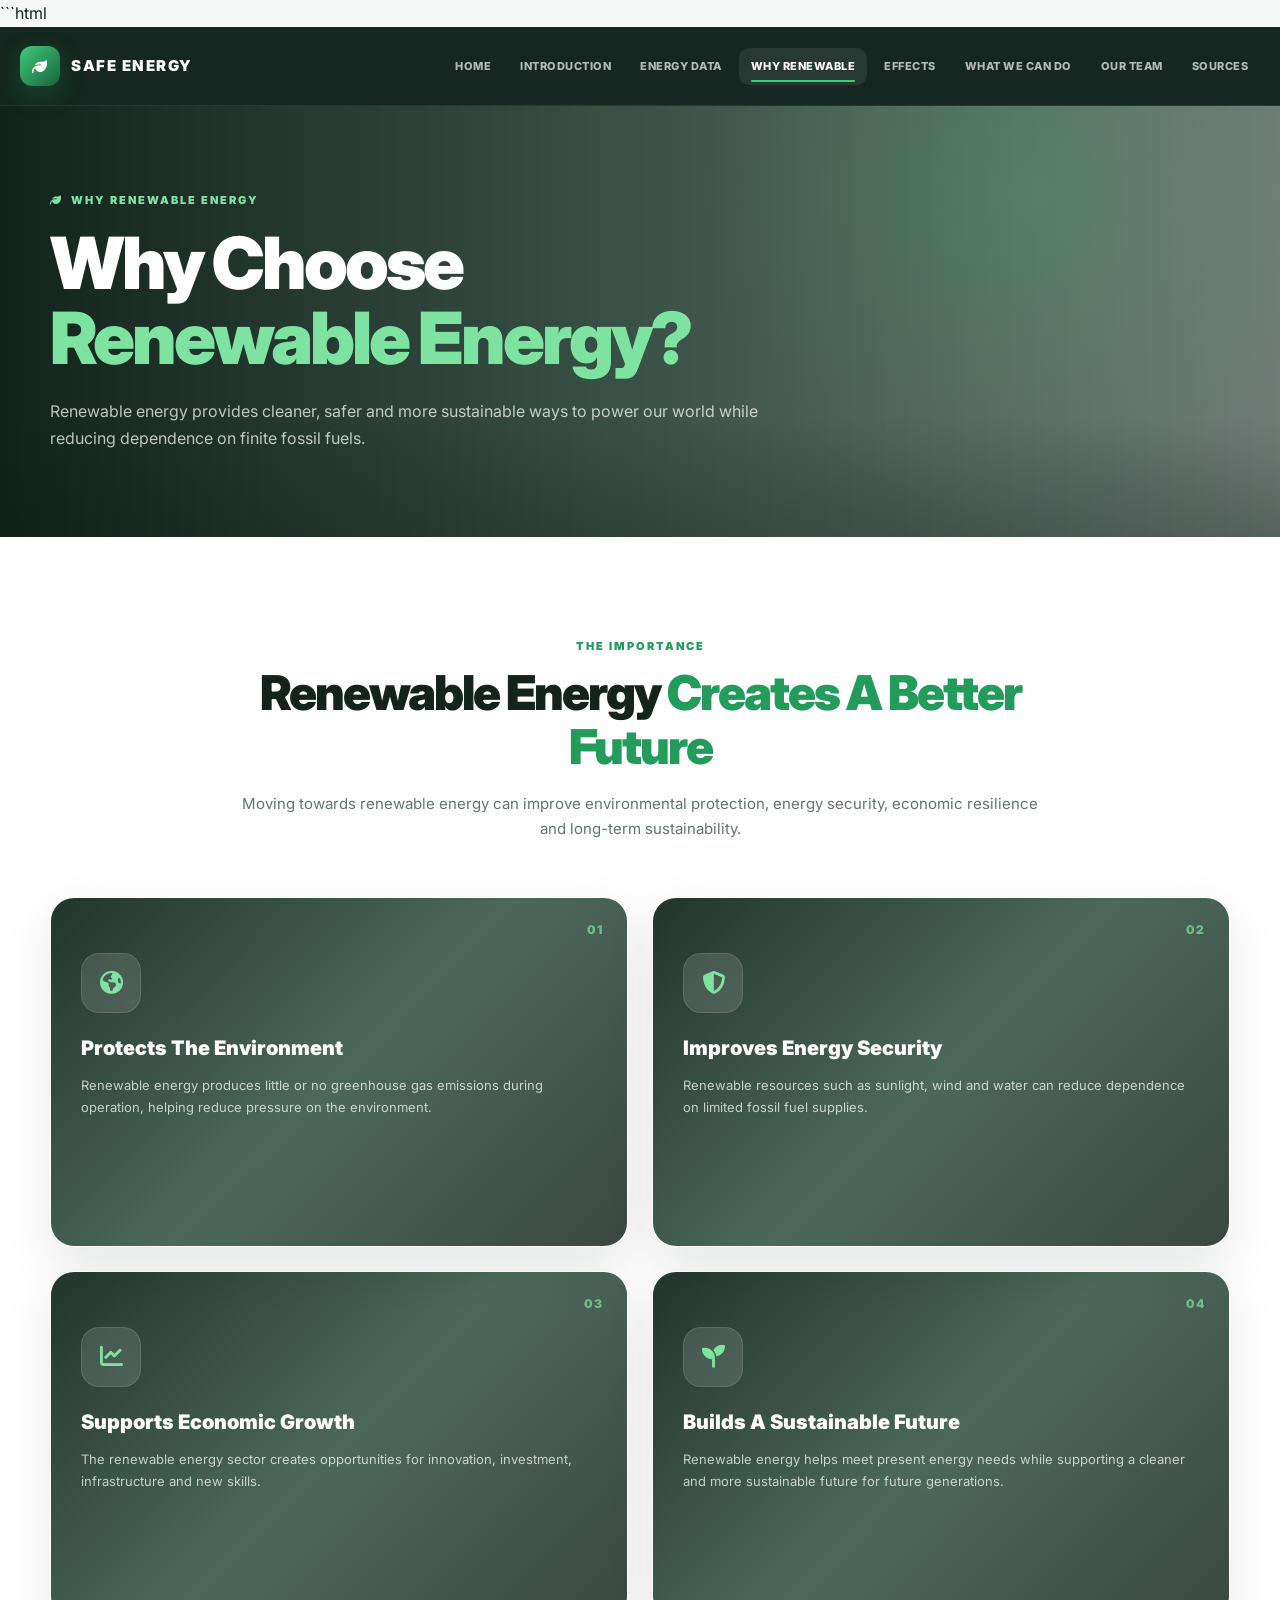
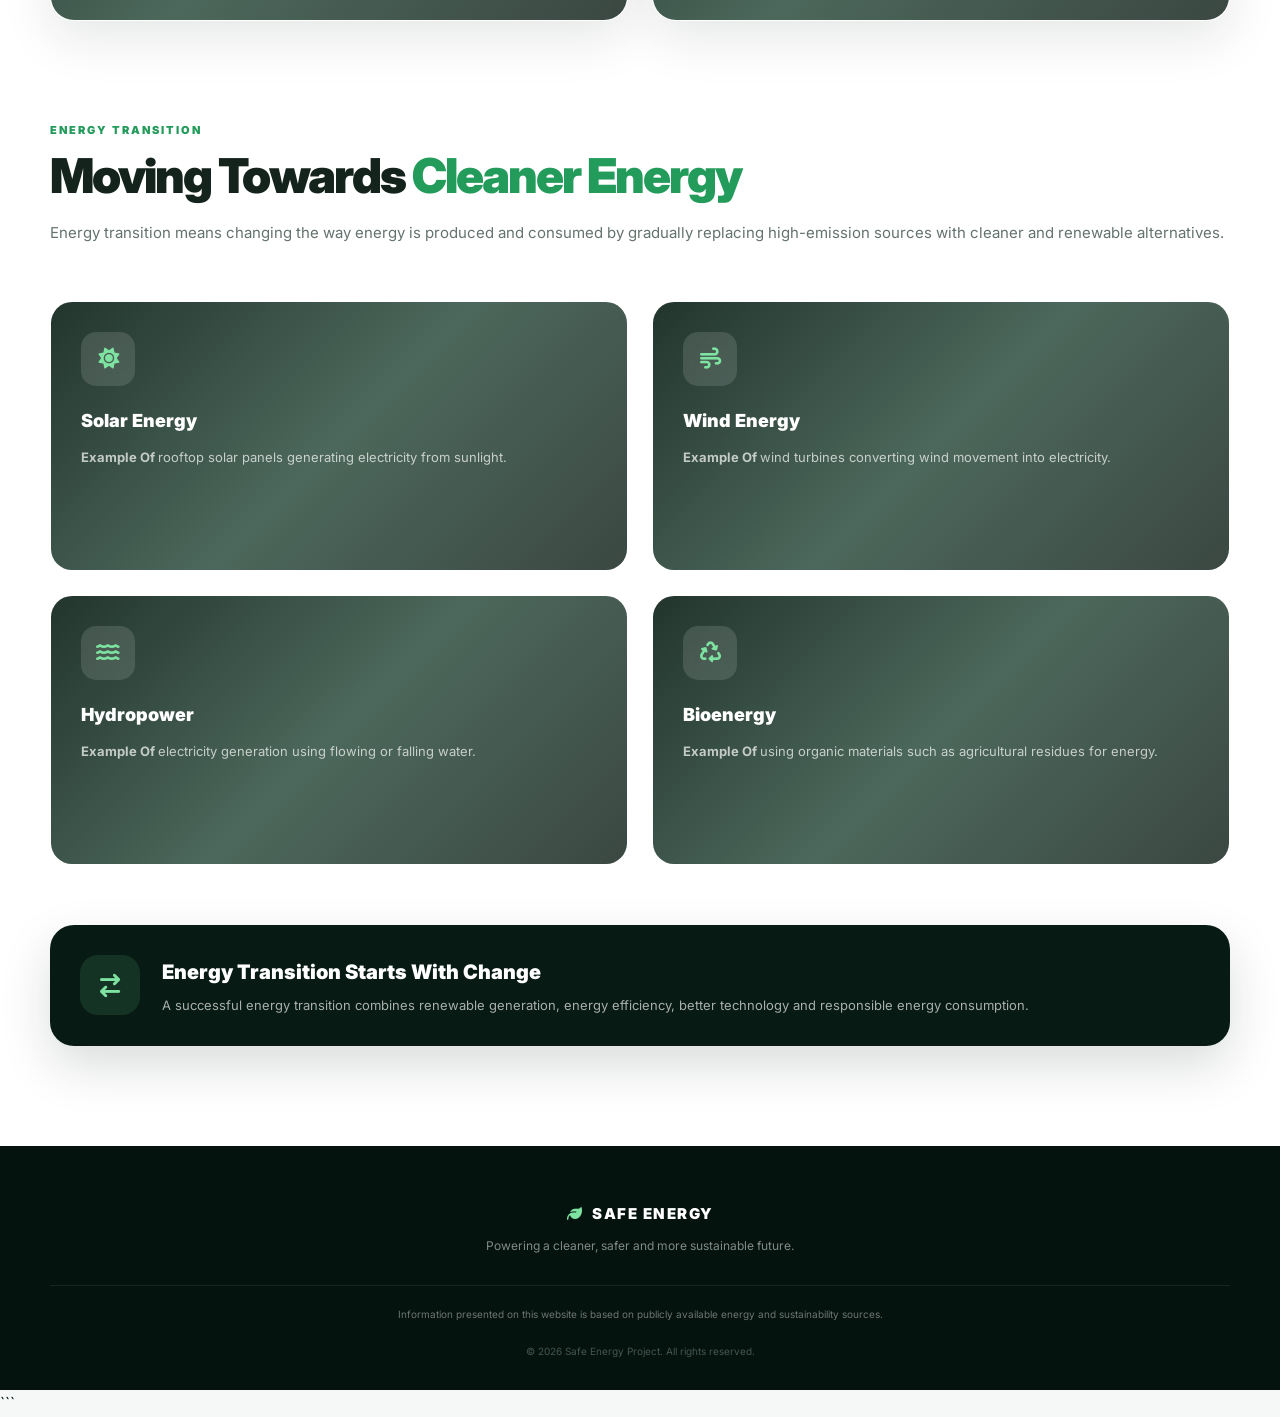
<file: why-renewable.html>
```html
<!DOCTYPE html>
<html lang="en">

<head>

    <meta charset="UTF-8">

    <meta
        name="viewport"
        content="width=device-width, initial-scale=1.0"
    >

    <meta
        name="description"
        content="Why renewable energy is important and how energy transition supports a cleaner and safer future."
    >

    <title>Why Renewable | Importance of Safe Energy</title>

    <!-- =====================================================
         GOOGLE FONT
         ===================================================== -->

    <link rel="preconnect" href="https://fonts.googleapis.com">

    <link
        rel="preconnect"
        href="https://fonts.gstatic.com"
        crossorigin
    >

    <link
        href="https://fonts.googleapis.com/css2?family=Inter:wght@400;500;600;700;800;900&display=swap"
        rel="stylesheet"
    >

    <!-- =====================================================
         FONT AWESOME
         ===================================================== -->

    <link
        rel="stylesheet"
        href="https://cdnjs.cloudflare.com/ajax/libs/font-awesome/6.5.2/css/all.min.css"
    >

    <!-- =====================================================
         MAIN CSS
         ===================================================== -->

    <link
        rel="stylesheet"
        href="style.css"
    >

</head>


<body>


<!-- =========================================================
     NAVBAR
     ========================================================= -->

<header class="navbar">

    <div class="nav-container">

        <!-- LOGO -->

        <a
            href="index.html"
            class="logo"
        >

            <span class="logo-icon">
                <i class="fa-solid fa-leaf"></i>
            </span>

            <span>
                SAFE ENERGY
            </span>

        </a>


        <!-- NAVIGATION -->

        <nav class="nav-menu">

            <a href="index.html">
                HOME
            </a>
            
            <a href="introduction.html">
                INTRODUCTION
            </a>

            <a href="energy-data.html">
                ENERGY DATA
            </a>

            <a
                href="why-renewable.html"
                class="active"
            >
                WHY RENEWABLE
            </a>

            <a href="effects.html">
                EFFECTS
            </a>

            <a href="what-we-can-do.html">
                WHAT WE CAN DO
            </a>

            <a href="our-team.html">
                OUR TEAM
            </a>

            <a href="sources.html">
                SOURCES
            </a>

        </nav>


        <!-- MOBILE MENU -->

        <button
            class="menu-dots"
            id="menuDots"
            aria-label="Open navigation menu"
        >

            <i class="fa-solid fa-ellipsis-vertical"></i>

        </button>

    </div>

</header>



<!-- =========================================================
     PAGE HERO
     ========================================================= -->

<section class="page-hero">

    <div class="section-container">

        <span class="section-label">
            <i class="fa-solid fa-leaf"></i>
            WHY RENEWABLE ENERGY
        </span>

        <h1>

            Why Choose

            <span>Renewable Energy?</span>

        </h1>

        <p>
            Renewable energy provides cleaner, safer and more
            sustainable ways to power our world while reducing
            dependence on finite fossil fuels.
        </p>

    </div>

</section>



<!-- =========================================================
     WHY RENEWABLE SECTION
     ========================================================= -->

<section class="why-section">

    <div class="section-container">


        <!-- =================================================
             SECTION HEADING
             ================================================= -->

        <div class="section-heading center reveal">

            <span class="section-label">
                THE IMPORTANCE
            </span>

            <h2>
                Renewable Energy
                <span>Creates A Better Future</span>
            </h2>

            <p>
                Moving towards renewable energy can improve
                environmental protection, energy security,
                economic resilience and long-term sustainability.
            </p>

        </div>



        <!-- =================================================
             BENEFIT CARDS
             ================================================= -->

        <div class="benefits-grid">


            <!-- CARD 01 -->

            <article class="benefit-card reveal">

                <span class="benefit-number">
                    01
                </span>

                <div class="benefit-icon">
                    <i class="fa-solid fa-earth-americas"></i>
                </div>

                <h3>
                    Protects The Environment
                </h3>

                <p>
                    Renewable energy produces little or no
                    greenhouse gas emissions during operation,
                    helping reduce pressure on the environment.
                </p>

            </article>



            <!-- CARD 02 -->

            <article class="benefit-card reveal">

                <span class="benefit-number">
                    02
                </span>

                <div class="benefit-icon">
                    <i class="fa-solid fa-shield-halved"></i>
                </div>

                <h3>
                    Improves Energy Security
                </h3>

                <p>
                    Renewable resources such as sunlight, wind
                    and water can reduce dependence on limited
                    fossil fuel supplies.
                </p>

            </article>



            <!-- CARD 03 -->

            <article class="benefit-card reveal">

                <span class="benefit-number">
                    03
                </span>

                <div class="benefit-icon">
                    <i class="fa-solid fa-chart-line"></i>
                </div>

                <h3>
                    Supports Economic Growth
                </h3>

                <p>
                    The renewable energy sector creates
                    opportunities for innovation, investment,
                    infrastructure and new skills.
                </p>

            </article>



            <!-- CARD 04 -->

            <article class="benefit-card reveal">

                <span class="benefit-number">
                    04
                </span>

                <div class="benefit-icon">
                    <i class="fa-solid fa-seedling"></i>
                </div>

                <h3>
                    Builds A Sustainable Future
                </h3>

                <p>
                    Renewable energy helps meet present energy
                    needs while supporting a cleaner and more
                    sustainable future for future generations.
                </p>

            </article>

        </div>



        <!-- =================================================
             ENERGY TRANSITION
             ================================================= -->

        <div class="renewable-types">


            <!-- HEADING -->

            <div class="section-heading reveal">

                <span class="section-label">
                    ENERGY TRANSITION
                </span>

                <h2>
                    Moving Towards
                    <span>Cleaner Energy</span>
                </h2>

                <p>
                    Energy transition means changing the way
                    energy is produced and consumed by gradually
                    replacing high-emission sources with cleaner
                    and renewable alternatives.
                </p>

            </div>



            <!-- =================================================
                 ENERGY TRANSITION CARDS
                 ================================================= -->

            <div class="renewable-types-grid">


                <!-- SOLAR -->

                <article class="renewable-type-card reveal">

                    <div class="renewable-type-icon">

                        <i class="fa-solid fa-sun"></i>

                    </div>

                    <h3>
                        Solar Energy
                    </h3>

                    <p>
                        <strong class="example-label">
                            Example Of
                        </strong>
                        rooftop solar panels generating
                        electricity from sunlight.
                    </p>

                </article>



                <!-- WIND -->

                <article class="renewable-type-card reveal">

                    <div class="renewable-type-icon">

                        <i class="fa-solid fa-wind"></i>

                    </div>

                    <h3>
                        Wind Energy
                    </h3>

                    <p>
                        <strong class="example-label">
                            Example Of
                        </strong>
                        wind turbines converting wind movement
                        into electricity.
                    </p>

                </article>



                <!-- HYDRO -->

                <article class="renewable-type-card reveal">

                    <div class="renewable-type-icon">

                        <i class="fa-solid fa-water"></i>

                    </div>

                    <h3>
                        Hydropower
                    </h3>

                    <p>
                        <strong class="example-label">
                            Example Of
                        </strong>
                        electricity generation using flowing
                        or falling water.
                    </p>

                </article>



                <!-- BIOENERGY -->

                <article class="renewable-type-card reveal">

                    <div class="renewable-type-icon">

                        <i class="fa-solid fa-recycle"></i>

                    </div>

                    <h3>
                        Bioenergy
                    </h3>

                    <p>
                        <strong class="example-label">
                            Example Of
                        </strong>
                        using organic materials such as
                        agricultural residues for energy.
                    </p>

                </article>

            </div>



            <!-- =================================================
                 ENERGY TRANSITION MESSAGE
                 ================================================= -->

            <div class="why-message reveal">

                <div class="why-message-icon">

                    <i class="fa-solid fa-arrow-right-arrow-left"></i>

                </div>

                <div>

                    <h3>
                        Energy Transition Starts With Change
                    </h3>

                    <p>
                        A successful energy transition combines
                        renewable generation, energy efficiency,
                        better technology and responsible energy
                        consumption.
                    </p>

                </div>

            </div>

        </div>

    </div>

</section>



<!-- =========================================================
     FOOTER
     ========================================================= -->

<footer>

    <div class="footer-container">

        <div class="footer-logo">

            <i class="fa-solid fa-leaf"></i>

            SAFE ENERGY

        </div>

        <p>
            Powering a cleaner, safer and more sustainable future.
        </p>

        <div class="footer-source">

            Information presented on this website is based on
            publicly available energy and sustainability sources.

        </div>

        <div class="footer-bottom">

            © 2026 Safe Energy Project. All rights reserved.

        </div>

    </div>

</footer>



<!-- =========================================================
     JAVASCRIPT
     ========================================================= -->

<script>

document.addEventListener("DOMContentLoaded", function () {


    /* =====================================================
       MOBILE MENU
       ===================================================== */

    const menuDots =
        document.getElementById("menuDots");

    const navMenu =
        document.querySelector(".nav-menu");


    if (menuDots && navMenu) {

        menuDots.addEventListener(
            "click",
            function () {

                navMenu.classList.toggle("open");

            }
        );

    }



    /* =====================================================
       CLOSE MOBILE MENU
       ===================================================== */

    const navLinks =
        document.querySelectorAll(".nav-menu a");


    navLinks.forEach(function (link) {

        link.addEventListener(
            "click",
            function () {

                navMenu.classList.remove("open");

            }
        );

    });



    /* =====================================================
       NAVBAR SCROLL
       ===================================================== */

    const navbar =
        document.querySelector(".navbar");


    window.addEventListener(
        "scroll",
        function () {

            if (window.scrollY > 30) {

                navbar.classList.add("scrolled");

            } else {

                navbar.classList.remove("scrolled");

            }

        }
    );



    /* =====================================================
       REVEAL ANIMATION
       ===================================================== */

    const revealElements =
        document.querySelectorAll(".reveal");


    const revealObserver =
        new IntersectionObserver(
            function (entries) {

                entries.forEach(function (entry) {

                    if (entry.isIntersecting) {

                        entry.target.classList.add("show");

                        revealObserver.unobserve(
                            entry.target
                        );

                    }

                });

            },
            {
                threshold: 0.12
            }
        );


    revealElements.forEach(function (element) {

        revealObserver.observe(element);

    });

});

</script>


</body>

</html>
```
</file>
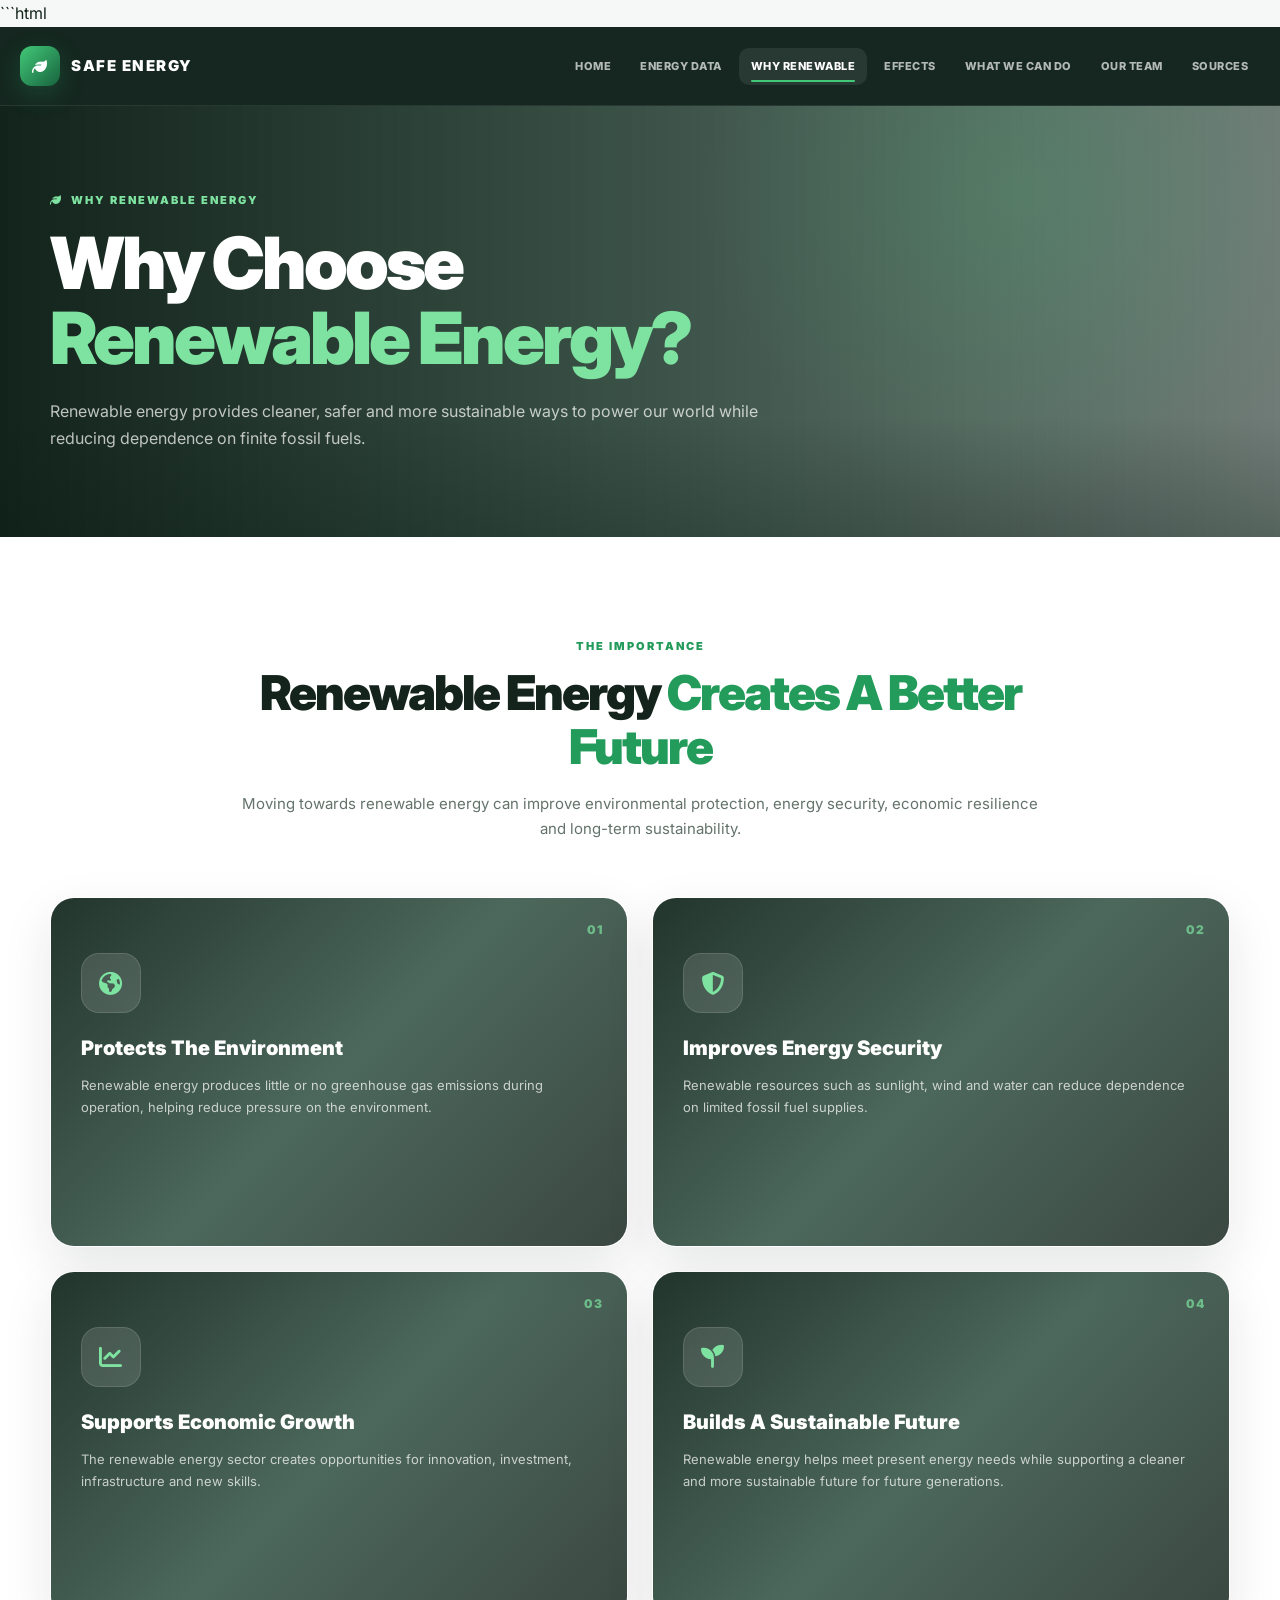
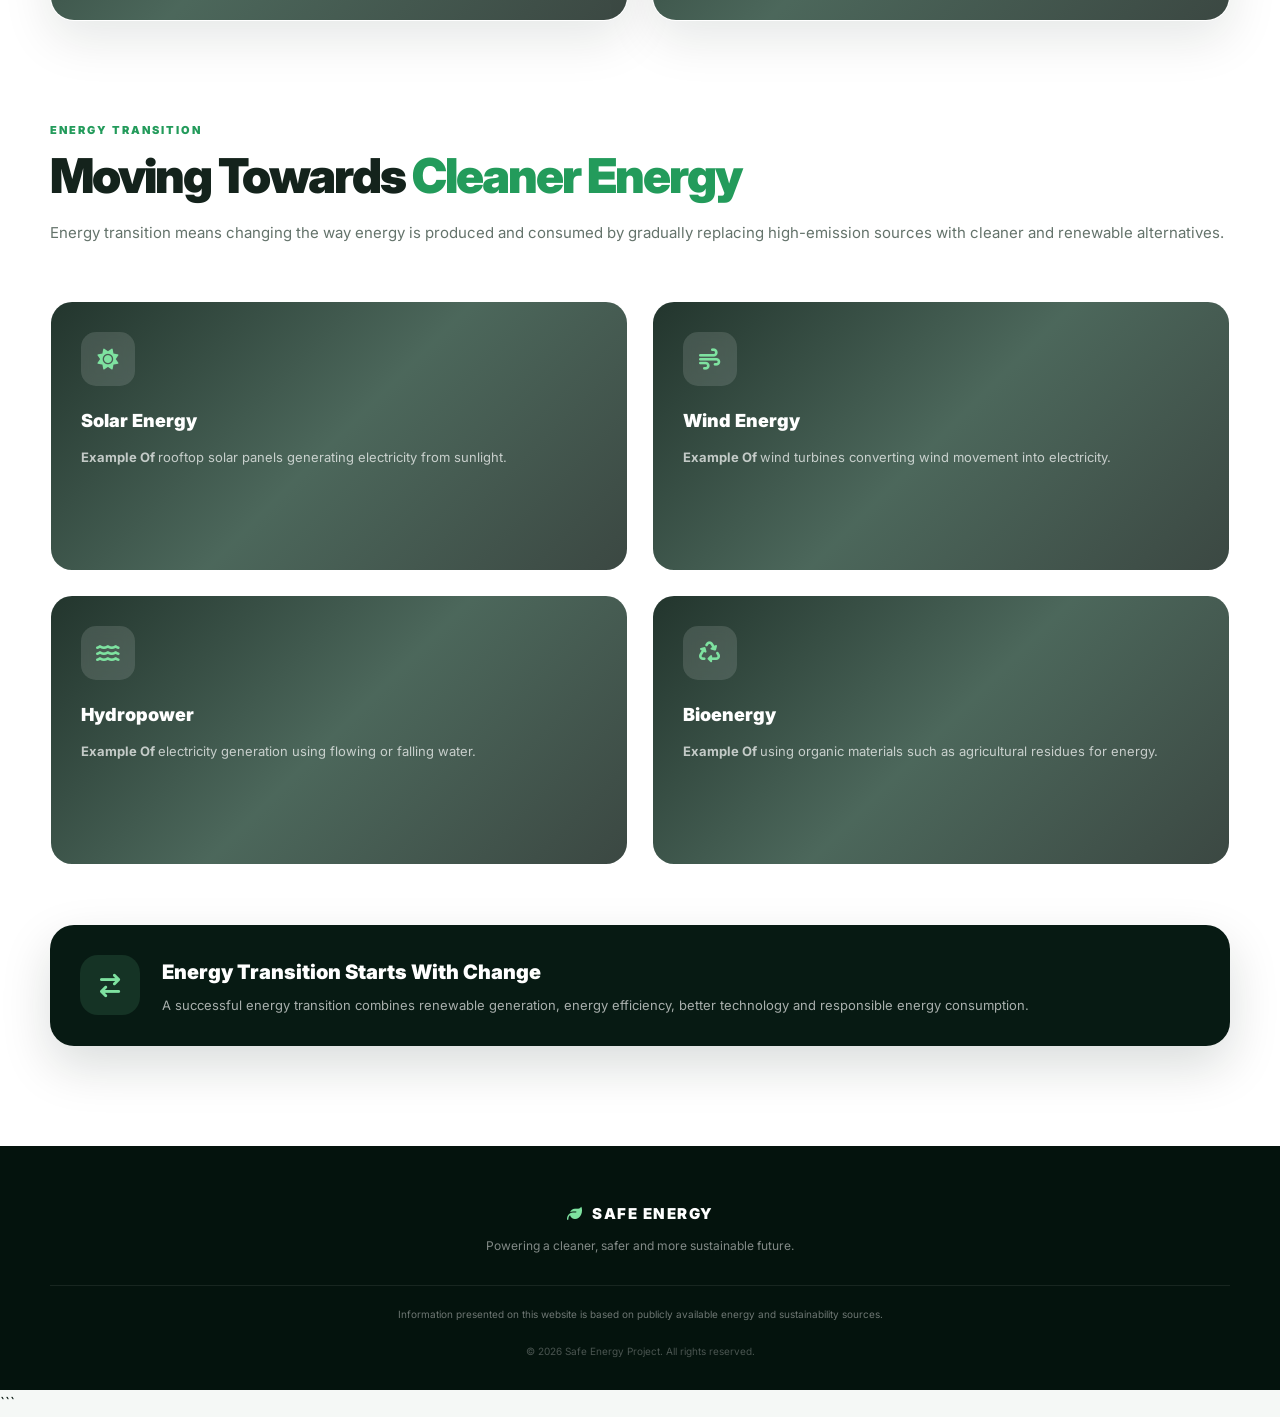
<file: why-renewble.html>
```html
<!DOCTYPE html>
<html lang="en">

<head>

    <meta charset="UTF-8">

    <meta
        name="viewport"
        content="width=device-width, initial-scale=1.0"
    >

    <meta
        name="description"
        content="Why renewable energy is important and how energy transition supports a cleaner and safer future."
    >

    <title>Why Renewable | Importance of Safe Energy</title>

    <!-- =====================================================
         GOOGLE FONT
         ===================================================== -->

    <link rel="preconnect" href="https://fonts.googleapis.com">

    <link
        rel="preconnect"
        href="https://fonts.gstatic.com"
        crossorigin
    >

    <link
        href="https://fonts.googleapis.com/css2?family=Inter:wght@400;500;600;700;800;900&display=swap"
        rel="stylesheet"
    >

    <!-- =====================================================
         FONT AWESOME
         ===================================================== -->

    <link
        rel="stylesheet"
        href="https://cdnjs.cloudflare.com/ajax/libs/font-awesome/6.5.2/css/all.min.css"
    >

    <!-- =====================================================
         MAIN CSS
         ===================================================== -->

    <link
        rel="stylesheet"
        href="style.css"
    >

</head>


<body>


<!-- =========================================================
     NAVBAR
     ========================================================= -->

<header class="navbar">

    <div class="nav-container">

        <!-- LOGO -->

        <a
            href="index.html"
            class="logo"
        >

            <span class="logo-icon">
                <i class="fa-solid fa-leaf"></i>
            </span>

            <span>
                SAFE ENERGY
            </span>

        </a>


        <!-- NAVIGATION -->

        <nav class="nav-menu">

            <a href="index.html">
                HOME
            </a>

            <a href="energy-data.html">
                ENERGY DATA
            </a>

            <a
                href="why-renewable.html"
                class="active"
            >
                WHY RENEWABLE
            </a>

            <a href="effects.html">
                EFFECTS
            </a>

            <a href="what-we-can-do.html">
                WHAT WE CAN DO
            </a>

            <a href="our-team.html">
                OUR TEAM
            </a>

            <a href="sources.html">
                SOURCES
            </a>

        </nav>


        <!-- MOBILE MENU -->

        <button
            class="menu-dots"
            id="menuDots"
            aria-label="Open navigation menu"
        >

            <i class="fa-solid fa-ellipsis-vertical"></i>

        </button>

    </div>

</header>



<!-- =========================================================
     PAGE HERO
     ========================================================= -->

<section class="page-hero">

    <div class="section-container">

        <span class="section-label">
            <i class="fa-solid fa-leaf"></i>
            WHY RENEWABLE ENERGY
        </span>

        <h1>

            Why Choose

            <span>Renewable Energy?</span>

        </h1>

        <p>
            Renewable energy provides cleaner, safer and more
            sustainable ways to power our world while reducing
            dependence on finite fossil fuels.
        </p>

    </div>

</section>



<!-- =========================================================
     WHY RENEWABLE SECTION
     ========================================================= -->

<section class="why-section">

    <div class="section-container">


        <!-- =================================================
             SECTION HEADING
             ================================================= -->

        <div class="section-heading center reveal">

            <span class="section-label">
                THE IMPORTANCE
            </span>

            <h2>
                Renewable Energy
                <span>Creates A Better Future</span>
            </h2>

            <p>
                Moving towards renewable energy can improve
                environmental protection, energy security,
                economic resilience and long-term sustainability.
            </p>

        </div>



        <!-- =================================================
             BENEFIT CARDS
             ================================================= -->

        <div class="benefits-grid">


            <!-- CARD 01 -->

            <article class="benefit-card reveal">

                <span class="benefit-number">
                    01
                </span>

                <div class="benefit-icon">
                    <i class="fa-solid fa-earth-americas"></i>
                </div>

                <h3>
                    Protects The Environment
                </h3>

                <p>
                    Renewable energy produces little or no
                    greenhouse gas emissions during operation,
                    helping reduce pressure on the environment.
                </p>

            </article>



            <!-- CARD 02 -->

            <article class="benefit-card reveal">

                <span class="benefit-number">
                    02
                </span>

                <div class="benefit-icon">
                    <i class="fa-solid fa-shield-halved"></i>
                </div>

                <h3>
                    Improves Energy Security
                </h3>

                <p>
                    Renewable resources such as sunlight, wind
                    and water can reduce dependence on limited
                    fossil fuel supplies.
                </p>

            </article>



            <!-- CARD 03 -->

            <article class="benefit-card reveal">

                <span class="benefit-number">
                    03
                </span>

                <div class="benefit-icon">
                    <i class="fa-solid fa-chart-line"></i>
                </div>

                <h3>
                    Supports Economic Growth
                </h3>

                <p>
                    The renewable energy sector creates
                    opportunities for innovation, investment,
                    infrastructure and new skills.
                </p>

            </article>



            <!-- CARD 04 -->

            <article class="benefit-card reveal">

                <span class="benefit-number">
                    04
                </span>

                <div class="benefit-icon">
                    <i class="fa-solid fa-seedling"></i>
                </div>

                <h3>
                    Builds A Sustainable Future
                </h3>

                <p>
                    Renewable energy helps meet present energy
                    needs while supporting a cleaner and more
                    sustainable future for future generations.
                </p>

            </article>

        </div>



        <!-- =================================================
             ENERGY TRANSITION
             ================================================= -->

        <div class="renewable-types">


            <!-- HEADING -->

            <div class="section-heading reveal">

                <span class="section-label">
                    ENERGY TRANSITION
                </span>

                <h2>
                    Moving Towards
                    <span>Cleaner Energy</span>
                </h2>

                <p>
                    Energy transition means changing the way
                    energy is produced and consumed by gradually
                    replacing high-emission sources with cleaner
                    and renewable alternatives.
                </p>

            </div>



            <!-- =================================================
                 ENERGY TRANSITION CARDS
                 ================================================= -->

            <div class="renewable-types-grid">


                <!-- SOLAR -->

                <article class="renewable-type-card reveal">

                    <div class="renewable-type-icon">

                        <i class="fa-solid fa-sun"></i>

                    </div>

                    <h3>
                        Solar Energy
                    </h3>

                    <p>
                        <strong class="example-label">
                            Example Of
                        </strong>
                        rooftop solar panels generating
                        electricity from sunlight.
                    </p>

                </article>



                <!-- WIND -->

                <article class="renewable-type-card reveal">

                    <div class="renewable-type-icon">

                        <i class="fa-solid fa-wind"></i>

                    </div>

                    <h3>
                        Wind Energy
                    </h3>

                    <p>
                        <strong class="example-label">
                            Example Of
                        </strong>
                        wind turbines converting wind movement
                        into electricity.
                    </p>

                </article>



                <!-- HYDRO -->

                <article class="renewable-type-card reveal">

                    <div class="renewable-type-icon">

                        <i class="fa-solid fa-water"></i>

                    </div>

                    <h3>
                        Hydropower
                    </h3>

                    <p>
                        <strong class="example-label">
                            Example Of
                        </strong>
                        electricity generation using flowing
                        or falling water.
                    </p>

                </article>



                <!-- BIOENERGY -->

                <article class="renewable-type-card reveal">

                    <div class="renewable-type-icon">

                        <i class="fa-solid fa-recycle"></i>

                    </div>

                    <h3>
                        Bioenergy
                    </h3>

                    <p>
                        <strong class="example-label">
                            Example Of
                        </strong>
                        using organic materials such as
                        agricultural residues for energy.
                    </p>

                </article>

            </div>



            <!-- =================================================
                 ENERGY TRANSITION MESSAGE
                 ================================================= -->

            <div class="why-message reveal">

                <div class="why-message-icon">

                    <i class="fa-solid fa-arrow-right-arrow-left"></i>

                </div>

                <div>

                    <h3>
                        Energy Transition Starts With Change
                    </h3>

                    <p>
                        A successful energy transition combines
                        renewable generation, energy efficiency,
                        better technology and responsible energy
                        consumption.
                    </p>

                </div>

            </div>

        </div>

    </div>

</section>



<!-- =========================================================
     FOOTER
     ========================================================= -->

<footer>

    <div class="footer-container">

        <div class="footer-logo">

            <i class="fa-solid fa-leaf"></i>

            SAFE ENERGY

        </div>

        <p>
            Powering a cleaner, safer and more sustainable future.
        </p>

        <div class="footer-source">

            Information presented on this website is based on
            publicly available energy and sustainability sources.

        </div>

        <div class="footer-bottom">

            © 2026 Safe Energy Project. All rights reserved.

        </div>

    </div>

</footer>



<!-- =========================================================
     JAVASCRIPT
     ========================================================= -->

<script>

document.addEventListener("DOMContentLoaded", function () {


    /* =====================================================
       MOBILE MENU
       ===================================================== */

    const menuDots =
        document.getElementById("menuDots");

    const navMenu =
        document.querySelector(".nav-menu");


    if (menuDots && navMenu) {

        menuDots.addEventListener(
            "click",
            function () {

                navMenu.classList.toggle("open");

            }
        );

    }



    /* =====================================================
       CLOSE MOBILE MENU
       ===================================================== */

    const navLinks =
        document.querySelectorAll(".nav-menu a");


    navLinks.forEach(function (link) {

        link.addEventListener(
            "click",
            function () {

                navMenu.classList.remove("open");

            }
        );

    });



    /* =====================================================
       NAVBAR SCROLL
       ===================================================== */

    const navbar =
        document.querySelector(".navbar");


    window.addEventListener(
        "scroll",
        function () {

            if (window.scrollY > 30) {

                navbar.classList.add("scrolled");

            } else {

                navbar.classList.remove("scrolled");

            }

        }
    );



    /* =====================================================
       REVEAL ANIMATION
       ===================================================== */

    const revealElements =
        document.querySelectorAll(".reveal");


    const revealObserver =
        new IntersectionObserver(
            function (entries) {

                entries.forEach(function (entry) {

                    if (entry.isIntersecting) {

                        entry.target.classList.add("show");

                        revealObserver.unobserve(
                            entry.target
                        );

                    }

                });

            },
            {
                threshold: 0.12
            }
        );


    revealElements.forEach(function (element) {

        revealObserver.observe(element);

    });

});

</script>


</body>

</html>
```
</file>
<file: style.css>
/* =========================================================
   SAFE ENERGY
   MASTER STYLE SHEET
   FULL VERSION
   IMAGE BACKGROUND CARD SYSTEM
   ========================================================= */


/* =========================================================
   01. ROOT
   ========================================================= */

:root {
    --green-900: #071a13;
    --green-800: #0b241a;
    --green-700: #103c29;
    --green-600: #17633e;
    --green-500: #239b5b;
    --green-400: #42c978;
    --green-300: #7ee2a0;

    --white: #ffffff;
    --off-white: #f5f8f6;
    --light: #eaf1ed;

    --text: #14231c;
    --muted: #64736b;

    --border: rgba(20, 50, 36, 0.10);

    --shadow:
        0 18px 50px rgba(6, 31, 20, 0.10);

    --shadow-hover:
        0 25px 65px rgba(6, 31, 20, 0.22);

    --radius-lg: 28px;
    --radius-md: 20px;
    --radius-sm: 14px;

    --container: 1180px;
}


/* =========================================================
   02. RESET
   ========================================================= */

* {
    margin: 0;
    padding: 0;
    box-sizing: border-box;
}

html {
    scroll-behavior: smooth;
}

body {
    font-family: "Inter", sans-serif;
    background: var(--off-white);
    color: var(--text);
    line-height: 1.7;
    overflow-x: hidden;
}

img {
    display: block;
    max-width: 100%;
}

a {
    color: inherit;
    text-decoration: none;
}

button,
input,
select,
textarea {
    font-family: inherit;
}

button {
    border: none;
}

::selection {
    background: var(--green-500);
    color: white;
}


/* =========================================================
   03. GLOBAL CONTAINER
   ========================================================= */

.section-container {
    width: min(
        var(--container),
        calc(100% - 40px)
    );

    margin: 0 auto;
}


/* =========================================================
   04. NAVBAR
   ========================================================= */

.navbar {
    position: sticky;
    top: 0;
    z-index: 999;

    background: rgba(7, 26, 19, 0.94);

    backdrop-filter: blur(18px);
    -webkit-backdrop-filter: blur(18px);

    border-bottom:
        1px solid
        rgba(255, 255, 255, 0.08);

    transition: 0.3s ease;
}

.navbar.scrolled {
    box-shadow:
        0 10px 35px rgba(0, 0, 0, 0.20);
}

.nav-container {
    width: min(
        1280px,
        calc(100% - 40px)
    );

    min-height: 78px;

    margin: auto;

    display: flex;
    align-items: center;
    justify-content: space-between;

    gap: 25px;
}


/* =========================================================
   LOGO
   ========================================================= */

.logo {
    display: flex;
    align-items: center;

    gap: 11px;

    color: white;

    font-size: 15px;
    font-weight: 900;

    letter-spacing: 1.5px;

    flex-shrink: 0;
}

.logo-icon {
    width: 40px;
    height: 40px;

    display: grid;
    place-items: center;

    border-radius: 12px;

    background:
        linear-gradient(
            135deg,
            var(--green-400),
            var(--green-600)
        );

    color: white;

    box-shadow:
        0 8px 25px
        rgba(35, 155, 91, 0.25);
}


/* =========================================================
   NAV MENU
   ========================================================= */

.nav-menu {
    display: flex;

    align-items: center;
    justify-content: center;

    gap: 5px;
}

.nav-menu a {
    position: relative;

    padding: 9px 12px;

    color:
        rgba(255, 255, 255, 0.68);

    font-size: 11px;

    font-weight: 800;

    letter-spacing: 0.5px;

    border-radius: 10px;

    transition: 0.25s ease;
}

.nav-menu a:hover,
.nav-menu a.active {
    color: white;

    background:
        rgba(255, 255, 255, 0.08);
}

.nav-menu a.active::after {
    content: "";

    position: absolute;

    left: 12px;
    right: 12px;
    bottom: 3px;

    height: 2px;

    background:
        var(--green-400);

    border-radius: 20px;
}


/* =========================================================
   THREE DOT MENU
   ========================================================= */

.menu-dots {
    width: 43px;
    height: 43px;

    display: none;

    place-items: center;

    border:
        1px solid
        rgba(255, 255, 255, 0.15);

    border-radius: 12px;

    background:
        rgba(255, 255, 255, 0.06);

    color: white;

    cursor: pointer;

    font-size: 18px;

    transition: 0.25s ease;
}

.menu-dots:hover {
    background:
        rgba(255, 255, 255, 0.12);
}


/* =========================================================
   05. PAGE HERO
   ========================================================= */

.page-hero {
    position: relative;

    min-height: 430px;

    display: flex;
    align-items: center;

    overflow: hidden;

    background:
        linear-gradient(
            90deg,
            rgba(4, 22, 14, 0.94),
            rgba(6, 35, 22, 0.78),
            rgba(7, 26, 19, 0.56)
        ),
        url("https://images.unsplash.com/photo-1466611653911-95081537e5b7?auto=format&fit=crop&w=2000&q=85");

    background-size: cover;
    background-position: center;
}

.page-hero::before {
    content: "";

    position: absolute;
    inset: 0;

    background:
        radial-gradient(
            circle at 80% 20%,
            rgba(66, 201, 120, 0.18),
            transparent 30%
        );

    pointer-events: none;
}

.page-hero::after {
    content: "";

    position: absolute;

    left: 0;
    right: 0;
    bottom: 0;

    height: 120px;

    background:
        linear-gradient(
            to top,
            rgba(7, 26, 19, 0.25),
            transparent
        );

    pointer-events: none;
}

.page-hero .section-container {
    position: relative;
    z-index: 2;

    padding: 85px 0;
}

.section-label {
    display: inline-flex;

    align-items: center;

    gap: 8px;

    color:
        var(--green-500);

    font-size: 11px;

    font-weight: 900;

    letter-spacing: 2px;

    text-transform: uppercase;
}

.page-hero .section-label {
    color:
        var(--green-300);
}

.page-hero h1 {
    max-width: 850px;

    margin-top: 15px;

    color: white;

    font-size:
        clamp(42px, 6vw, 72px);

    line-height: 1.05;

    letter-spacing: -3px;

    font-weight: 900;
}

.page-hero h1 span {
    display: block;

    color:
        var(--green-300);
}

.page-hero p {
    max-width: 720px;

    margin-top: 22px;

    color:
        rgba(255, 255, 255, 0.72);

    font-size: 16px;
}


/* =========================================================
   06. GLOBAL SECTION
   ========================================================= */

section:not(.page-hero) {
    padding: 100px 0;
}

.section-heading {
    margin-bottom: 55px;
}

.section-heading.center {
    max-width: 800px;

    margin-left: auto;
    margin-right: auto;

    text-align: center;
}

.section-heading h2 {
    margin-top: 10px;

    font-size:
        clamp(32px, 4vw, 48px);

    line-height: 1.12;

    letter-spacing: -2px;

    font-weight: 900;
}

.section-heading h2 span {
    color:
        var(--green-500);
}

.section-heading p {
    margin-top: 17px;

    color:
        var(--muted);

    font-size: 15px;
}


/* =========================================================
   07. UNIVERSAL CARD SYSTEM
   ========================================================= */

.data-card,
.benefit-card,
.renewable-type-card,
.effect-card,
.save-card,
.team-card,
.research-source-card,
.source-detail-card,
.home-nav-card {

    position: relative;

    overflow: hidden;

    isolation: isolate;

    transition:
        transform 0.35s ease,
        box-shadow 0.35s ease,
        border-color 0.35s ease;
}


/* =========================================================
   UNIVERSAL IMAGE OVERLAY
   ========================================================= */

.data-card::before,
.benefit-card::before,
.renewable-type-card::before,
.effect-card::before,
.save-card::before,
.team-card::before,
.research-source-card::before,
.source-detail-card::before,
.home-nav-card::before {

    content: "";

    position: absolute;

    inset: 0;

    z-index: -2;

    background:
        var(--card-image);

    background-size: cover;

    background-position: center;

    transform:
        scale(1.01);

    transition:
        transform 0.6s ease,
        filter 0.4s ease;
}


/* =========================================================
   DARK OVERLAY
   ========================================================= */

.data-card::after,
.benefit-card::after,
.renewable-type-card::after,
.effect-card::after,
.save-card::after,
.team-card::after,
.research-source-card::after,
.source-detail-card::after,
.home-nav-card::after {

    content: "";

    position: absolute;

    inset: 0;

    z-index: -1;

    background:
        linear-gradient(
            135deg,
            rgba(4, 25, 16, 0.88),
            rgba(7, 45, 28, 0.72),
            rgba(4, 20, 13, 0.78)
        );

    transition:
        background 0.4s ease;
}


/* =========================================================
   CARD HOVER IMAGE
   ========================================================= */

.data-card:hover::before,
.benefit-card:hover::before,
.renewable-type-card:hover::before,
.effect-card:hover::before,
.save-card:hover::before,
.team-card:hover::before,
.research-source-card:hover::before,
.source-detail-card:hover::before,
.home-nav-card:hover::before {

    transform:
        scale(1.08);

    filter:
        saturate(1.12);
}

.data-card:hover::after,
.benefit-card:hover::after,
.renewable-type-card:hover::after,
.effect-card:hover::after,
.save-card:hover::after,
.research-source-card:hover::after,
.source-detail-card:hover::after,
.home-nav-card:hover::after {

    background:
        linear-gradient(
            135deg,
            rgba(4, 30, 18, 0.80),
            rgba(15, 75, 43, 0.68),
            rgba(4, 20, 13, 0.74)
        );
}


/* =========================================================
   08. ENERGY DATA PAGE
   ========================================================= */

.energy-section {
    background:
        var(--off-white);
}

.dashboard {
    position: relative;

    padding: 35px;

    border-radius: 30px;

    background: white;

    box-shadow:
        var(--shadow);

    border:
        1px solid
        var(--border);
}


/* =========================================================
   DASHBOARD HEADER
   ========================================================= */

.dashboard-header {
    display: flex;

    align-items: center;

    justify-content: space-between;

    gap: 20px;

    margin-bottom: 30px;
}

.dashboard-label {
    color:
        var(--green-500);

    font-size: 10px;

    font-weight: 900;

    letter-spacing: 2px;
}

.dashboard-header h3 {
    margin-top: 5px;

    font-size: 26px;

    font-weight: 900;
}

.source-badge {
    display: inline-flex;

    align-items: center;

    gap: 8px;

    padding: 11px 15px;

    border-radius: 12px;

    background:
        var(--green-900);

    color: white;

    font-size: 10px;

    font-weight: 900;

    letter-spacing: 1px;
}


/* =========================================================
   DATA STATISTIC CARDS
   ========================================================= */

.data-cards {
    display: grid;

    grid-template-columns:
        repeat(4, minmax(0, 1fr));

    gap: 16px;

    margin-bottom: 25px;
}

.data-card {

    min-height: 125px;

    display: flex;

    align-items: center;

    gap: 15px;

    padding: 20px;

    border:
        1px solid
        rgba(255, 255, 255, 0.15);

    border-radius: 18px;

    color: white;

    box-shadow:
        0 12px 35px
        rgba(6, 31, 20, 0.14);
}


/* =========================================================
   DATA CARD IMAGES
   ========================================================= */

.data-card:nth-child(1) {
    --card-image:
        url("https://images.unsplash.com/photo-1509391366360-2e959784a276?auto=format&fit=crop&w=1000&q=85");
}

.data-card:nth-child(2) {
    --card-image:
        url("https://images.unsplash.com/photo-1473341304170-971dccb5ac1e?auto=format&fit=crop&w=1000&q=85");
}

.data-card:nth-child(3) {
    --card-image:
        url("https://images.unsplash.com/photo-1559302504-64aae6ca6b6d?auto=format&fit=crop&w=1000&q=85");
}

.data-card:nth-child(4) {
    --card-image:
        url("https://images.unsplash.com/photo-1473445361085-b9a07f55608b?auto=format&fit=crop&w=1000&q=85");
}


/* =========================================================
   DATA ICON
   ========================================================= */

.data-icon {
    width: 52px;
    height: 52px;

    flex-shrink: 0;

    display: grid;

    place-items: center;

    border-radius: 15px;

    font-size: 20px;

    background:
        rgba(255, 255, 255, 0.13);

    color:
        var(--green-300);

    border:
        1px solid
        rgba(255, 255, 255, 0.10);

    backdrop-filter:
        blur(5px);
}

.data-icon.fossil {
    color: #d8d8d8;
}

.data-icon.nuclear {
    color: #b7d0ff;
}

.data-icon.electricity {
    color: #ffe49b;
}

.data-card span {
    display: block;

    color:
        rgba(255, 255, 255, 0.65);

    font-size: 9px;

    font-weight: 900;

    letter-spacing: 1px;
}

.data-card strong {
    display: block;

    margin-top: 4px;

    color: white;

    font-size: 13px;
}


/* =========================================================
   CHART CARDS
   ========================================================= */

.chart-card {
    position: relative;

    margin-top: 20px;

    padding: 28px;

    border-radius: 22px;

    background: white;

    border:
        1px solid
        var(--border);

    box-shadow:
        0 10px 35px
        rgba(5, 30, 18, 0.06);

    transition:
        transform 0.3s ease,
        box-shadow 0.3s ease;
}

.chart-card:hover {
    transform:
        translateY(-5px);

    box-shadow:
        var(--shadow-hover);
}

.chart-card.chart-dark {
    background:
        linear-gradient(
            145deg,
            #081d14,
            #0d3523
        );

    color: white;

    border-color: transparent;
}

.chart-header {
    display: flex;

    align-items: flex-start;

    justify-content: space-between;

    gap: 20px;
}

.chart-header span {
    color:
        var(--green-500);

    font-size: 10px;

    font-weight: 900;

    letter-spacing: 1.8px;
}

.chart-dark .chart-header span {
    color:
        var(--green-300);
}

.chart-header h3 {
    margin-top: 6px;

    font-size: 22px;

    font-weight: 900;
}

.chart-header small {
    display: block;

    margin-top: 4px;

    color:
        var(--muted);

    font-size: 12px;
}

.chart-dark .chart-header small {
    color:
        rgba(255, 255, 255, 0.55);
}

.chart-header > i {
    width: 48px;
    height: 48px;

    display: grid;

    place-items: center;

    flex-shrink: 0;

    border-radius: 14px;

    background:
        rgba(35, 155, 91, 0.10);

    color:
        var(--green-500);

    font-size: 20px;
}

.chart-dark .chart-header > i {
    background:
        rgba(126, 226, 160, 0.10);

    color:
        var(--green-300);
}

.chart-wrapper {
    position: relative;

    width: 100%;

    height: 360px;

    margin-top: 25px;
}

.chart-wrapper canvas {
    display: block;

    width: 100% !important;
    height: 100% !important;
}

.dashboard-source {
    display: flex;

    justify-content: center;

    margin-top: 30px;
}


/* =========================================================
   BUTTONS
   ========================================================= */

.source-button,
.iea-source-button,
.energystar-button {

    display: inline-flex;

    align-items: center;

    justify-content: center;

    gap: 9px;

    padding: 13px 20px;

    border-radius: 12px;

    background:
        var(--green-600);

    color: white;

    font-size: 10px;

    font-weight: 900;

    letter-spacing: 0.8px;

    transition: 0.25s ease;

    cursor: pointer;
}

.source-button:hover,
.iea-source-button:hover,
.energystar-button:hover {

    background:
        var(--green-500);

    transform:
        translateY(-2px);

    box-shadow:
        0 10px 25px
        rgba(35, 155, 91, 0.22);
}


/* =========================================================
   09. WHY RENEWABLE
   ========================================================= */

.why-section {
    background: white;
}

.benefits-grid {
    display: grid;

    grid-template-columns:
        repeat(4, minmax(0, 1fr));

    gap: 20px;
}


/* =========================================================
   BENEFIT CARDS
   ========================================================= */

.benefit-card {

    min-height: 350px;

    padding: 30px;

    border-radius: 24px;

    border:
        1px solid
        rgba(255, 255, 255, 0.16);

    box-shadow:
        var(--shadow);

    color: white;
}


/* =========================================================
   BENEFIT IMAGES
   ========================================================= */

.benefit-card:nth-child(1) {
    --card-image:
        url("https://images.unsplash.com/photo-1509391366360-2e959784a276?auto=format&fit=crop&w=1200&q=85");
}

.benefit-card:nth-child(2) {
    --card-image:
        url("https://images.unsplash.com/photo-1473341304170-971dccb5ac1e?auto=format&fit=crop&w=1200&q=85");
}

.benefit-card:nth-child(3) {
    --card-image:
        url("https://images.unsplash.com/photo-1497435334941-8c899ee9e8e9?auto=format&fit=crop&w=1200&q=85");
}

.benefit-card:nth-child(4) {
    --card-image:
        url("https://images.unsplash.com/photo-1532601224476-15c79f2f7a51?auto=format&fit=crop&w=1200&q=85");
}


/* =========================================================
   BENEFIT CONTENT
   ========================================================= */

.benefit-number,
.effect-number,
.save-number {

    position: absolute;

    top: 22px;
    right: 24px;

    color:
        rgba(126, 226, 160, 0.70);

    font-size: 12px;

    font-weight: 900;

    letter-spacing: 1px;
}

.benefit-icon,
.effect-icon,
.save-icon {

    width: 60px;
    height: 60px;

    display: grid;

    place-items: center;

    margin-top: 25px;

    border-radius: 18px;

    background:
        rgba(255, 255, 255, 0.13);

    color:
        var(--green-300);

    font-size: 23px;

    border:
        1px solid
        rgba(255, 255, 255, 0.12);

    backdrop-filter:
        blur(6px);

    transition:
        transform 0.3s ease,
        background 0.3s ease;
}

.benefit-card:hover .benefit-icon,
.effect-card:hover .effect-icon,
.save-card:hover .save-icon {

    transform:
        scale(1.06);

    background:
        rgba(35, 155, 91, 0.75);
}

.benefit-card h3,
.effect-card h3,
.save-card h3 {

    margin-top: 23px;

    color: white;

    font-size: 20px;

    line-height: 1.25;

    font-weight: 900;
}

.benefit-card p,
.effect-card p,
.save-card p {

    margin-top: 13px;

    color:
        rgba(255, 255, 255, 0.72);

    font-size: 13px;

    line-height: 1.75;
}


/* =========================================================
   RENEWABLE TYPES
   ========================================================= */

.renewable-types {
    margin-top: 100px;
}

.renewable-types-grid {
    display: grid;

    grid-template-columns:
        repeat(4, minmax(0, 1fr));

    gap: 18px;
}

.renewable-type-card {

    min-height: 270px;

    padding: 30px;

    border-radius: 22px;

    border:
        1px solid
        rgba(255, 255, 255, 0.14);

    color: white;
}


/* =========================================================
   RENEWABLE TYPE IMAGES
   ========================================================= */

.renewable-type-card:nth-child(1) {
    --card-image:
        url("https://images.unsplash.com/photo-1508514177221-188b1cf16e9d?auto=format&fit=crop&w=1000&q=85");
}

.renewable-type-card:nth-child(2) {
    --card-image:
        url("https://images.unsplash.com/photo-1466611653911-95081537e5b7?auto=format&fit=crop&w=1000&q=85");
}

.renewable-type-card:nth-child(3) {
    --card-image:
        url("https://images.unsplash.com/photo-1516937941344-00b4e0337589?auto=format&fit=crop&w=1000&q=85");
}

.renewable-type-card:nth-child(4) {
    --card-image:
        url("https://images.unsplash.com/photo-1500534623283-312aade485b7?auto=format&fit=crop&w=1000&q=85");
}

.renewable-type-icon {

    width: 54px;
    height: 54px;

    display: grid;

    place-items: center;

    border-radius: 15px;

    background:
        rgba(255, 255, 255, 0.13);

    color:
        var(--green-300);

    font-size: 21px;

    backdrop-filter:
        blur(6px);
}

.renewable-type-card h3 {

    margin-top: 20px;

    color: white;

    font-size: 18px;

    font-weight: 900;
}

.renewable-type-card p {

    margin-top: 10px;

    color:
        rgba(255, 255, 255, 0.70);

    font-size: 13px;
}


/* =========================================================
   WHY MESSAGE
   ========================================================= */

.why-message {

    display: flex;

    align-items: center;

    gap: 22px;

    margin-top: 60px;

    padding: 30px;

    border-radius: 24px;

    background:
        var(--green-900);

    color: white;

    box-shadow:
        0 20px 50px
        rgba(4, 28, 17, 0.15);
}

.why-message-icon {

    width: 60px;
    height: 60px;

    flex-shrink: 0;

    display: grid;

    place-items: center;

    border-radius: 18px;

    background:
        rgba(126, 226, 160, 0.12);

    color:
        var(--green-300);

    font-size: 23px;
}

.why-message h3 {

    font-size: 20px;

    font-weight: 900;
}

.why-message p {

    margin-top: 5px;

    color:
        rgba(255, 255, 255, 0.65);

    font-size: 13px;
}


/* =========================================================
   10. EFFECTS PAGE
   ========================================================= */

.effects-section {
    background:
        var(--off-white);
}


/* =========================================================
   IEA PANEL
   ========================================================= */

.iea-research-panel {

    padding: 32px;

    border-radius: 25px;

    background:
        linear-gradient(
            145deg,
            #081d14,
            #123c28
        );

    color: white;

    box-shadow:
        0 20px 55px
        rgba(4, 28, 17, 0.20);
}

.iea-panel-header {

    display: flex;

    align-items: center;

    justify-content: space-between;

    gap: 20px;
}

.iea-panel-header span {

    color:
        var(--green-300);

    font-size: 10px;

    font-weight: 900;

    letter-spacing: 2px;
}

.iea-panel-header h3 {

    margin-top: 7px;

    font-size: 25px;

    font-weight: 900;
}

.iea-badge {

    width: 62px;
    height: 62px;

    display: grid;

    place-items: center;

    flex-shrink: 0;

    border-radius: 18px;

    background: white;

    color:
        var(--green-900);

    font-weight: 900;
}

.iea-panel-content {

    display: grid;

    grid-template-columns:
        repeat(4, minmax(0, 1fr));

    gap: 14px;

    margin-top: 28px;
}

.iea-stat {

    padding: 18px;

    border-radius: 16px;

    background:
        rgba(255, 255, 255, 0.06);

    border:
        1px solid
        rgba(255, 255, 255, 0.08);

    transition: 0.25s ease;
}

.iea-stat:hover {

    background:
        rgba(255, 255, 255, 0.10);

    transform:
        translateY(-3px);
}

.iea-stat strong {

    display: block;

    color:
        var(--green-300);

    font-size: 23px;
}

.iea-stat span {

    display: block;

    margin-top: 4px;

    color:
        rgba(255, 255, 255, 0.60);

    font-size: 11px;
}

.iea-note {

    max-width: 850px;

    margin-top: 25px;

    color:
        rgba(255, 255, 255, 0.62);

    font-size: 12px;
}

.iea-source-button {
    margin-top: 20px;
}


/* =========================================================
   EFFECT CARDS
   ========================================================= */

.effects-grid {

    display: grid;

    grid-template-columns:
        repeat(3, minmax(0, 1fr));

    gap: 20px;

    margin-top: 30px;
}

.effect-card {

    min-height: 360px;

    padding: 30px;

    border-radius: 24px;

    border:
        1px solid
        rgba(255, 255, 255, 0.14);

    box-shadow:
        var(--shadow);

    color: white;
}


/* =========================================================
   EFFECT CARD IMAGES
   ========================================================= */

.effect-card:nth-child(1) {
    --card-image:
        url("https://images.unsplash.com/photo-1470252649378-9c29740c9fa8?auto=format&fit=crop&w=1200&q=85");
}

.effect-card:nth-child(2) {
    --card-image:
        url("https://images.unsplash.com/photo-1500534314209-a25ddb2bd429?auto=format&fit=crop&w=1200&q=85");
}

.effect-card:nth-child(3) {
    --card-image:
        url("https://images.unsplash.com/photo-1470071459604-3b5ec3a7fe05?auto=format&fit=crop&w=1200&q=85");
}

.effect-card:nth-child(4) {
    --card-image:
        url("https://images.unsplash.com/photo-1441974231531-c6227db76b6e?auto=format&fit=crop&w=1200&q=85");
}

.effect-card:nth-child(5) {
    --card-image:
        url("https://images.unsplash.com/photo-1500534623283-312aade485b7?auto=format&fit=crop&w=1200&q=85");
}

.effect-card:nth-child(6) {
    --card-image:
        url("https://images.unsplash.com/photo-1469474968028-56623f02e42e?auto=format&fit=crop&w=1200&q=85");
}


/* =========================================================
   EFFECT ICON COLORS
   ========================================================= */

.effect-card .effect-icon {
    background:
        rgba(255, 255, 255, 0.13);

    color:
        var(--green-300);
}


/* =========================================================
   EFFECT MESSAGE
   ========================================================= */

.effects-message {

    display: flex;

    align-items: center;

    gap: 22px;

    margin-top: 60px;

    padding: 30px;

    border-radius: 24px;

    background: white;

    border:
        1px solid
        var(--border);

    box-shadow:
        var(--shadow);
}

.effects-message-icon {

    width: 58px;
    height: 58px;

    flex-shrink: 0;

    display: grid;

    place-items: center;

    border-radius: 17px;

    background:
        rgba(235, 180, 30, 0.14);

    color:
        #b98500;
}

.effects-message h3 {

    font-size: 20px;

    font-weight: 900;
}

.effects-message p {

    margin-top: 5px;

    color:
        var(--muted);

    font-size: 13px;
}


/* =========================================================
   11. WHAT WE CAN DO
   ========================================================= */

.save-section {
    background: white;
}

.energystar-panel {

    display: grid;

    grid-template-columns:
        180px 1fr;

    gap: 35px;

    padding: 35px;

    border-radius: 27px;

    background:
        linear-gradient(
            145deg,
            #081d14,
            #123c28
        );

    color: white;

    box-shadow:
        0 20px 55px
        rgba(4, 28, 17, 0.18);
}

.energystar-logo {

    min-height: 150px;

    display: flex;

    flex-direction: column;

    align-items: center;

    justify-content: center;

    gap: 10px;

    border-radius: 22px;

    background:
        rgba(255, 255, 255, 0.07);

    color:
        var(--green-300);

    font-size: 32px;
}

.energystar-logo span {

    font-size: 18px;

    font-weight: 900;

    letter-spacing: 2px;
}

.energystar-content > span {

    color:
        var(--green-300);

    font-size: 10px;

    font-weight: 900;

    letter-spacing: 2px;
}

.energystar-content h3 {

    margin-top: 8px;

    font-size: 27px;

    font-weight: 900;
}

.energystar-content p {

    max-width: 800px;

    margin-top: 12px;

    color:
        rgba(255, 255, 255, 0.65);

    font-size: 13px;
}

.energystar-button {
    margin-top: 20px;
}


/* =========================================================
   SAVE CARDS
   ========================================================= */

.save-grid {

    display: grid;

    grid-template-columns:
        repeat(3, minmax(0, 1fr));

    gap: 20px;

    margin-top: 30px;
}

.save-card {

    min-height: 330px;

    padding: 30px;

    border-radius: 24px;

    border:
        1px solid
        rgba(255, 255, 255, 0.14);

    box-shadow:
        var(--shadow);

    color: white;
}


/* =========================================================
   SAVE CARD IMAGES
   ========================================================= */

.save-card:nth-child(1) {
    --card-image:
        url("https://images.unsplash.com/photo-1473445361085-b9a07f55608b?auto=format&fit=crop&w=1200&q=85");
}

.save-card:nth-child(2) {
    --card-image:
        url("https://images.unsplash.com/photo-1501004318641-b39e6451bec6?auto=format&fit=crop&w=1200&q=85");
}

.save-card:nth-child(3) {
    --card-image:
        url("https://images.unsplash.com/photo-1511497584788-876760111969?auto=format&fit=crop&w=1200&q=85");
}

.save-card:hover {
    transform:
        translateY(-7px);

    box-shadow:
        var(--shadow-hover);
}


/* =========================================================
   SAVE CONCLUSION
   ========================================================= */

.save-conclusion {

    display: flex;

    align-items: flex-start;

    gap: 20px;

    margin-top: 55px;

    padding: 30px;

    border-radius: 24px;

    background:
        #f4f9f5;

    border:
        1px solid
        var(--border);
}

.save-conclusion > i {

    font-size: 27px;

    color:
        #c99a13;
}

.save-conclusion h3 {

    font-size: 20px;

    font-weight: 900;
}

.save-conclusion p {

    margin-top: 6px;

    color:
        var(--muted);

    font-size: 13px;
}

.text-source-link {

    display: inline-flex;

    align-items: center;

    gap: 8px;

    margin-top: 12px;

    color:
        var(--green-600);

    font-size: 10px;

    font-weight: 900;

    transition: 0.2s ease;
}

.text-source-link:hover {

    color:
        var(--green-500);

    transform:
        translateX(3px);
}

.save-message {

    display: flex;

    align-items: center;

    gap: 20px;

    margin-top: 35px;

    padding: 30px;

    border-radius: 24px;

    background:
        var(--green-900);

    color: white;
}

.save-message-icon {

    width: 58px;
    height: 58px;

    flex-shrink: 0;

    display: grid;

    place-items: center;

    border-radius: 17px;

    background:
        rgba(126, 226, 160, 0.12);

    color:
        var(--green-300);
}

.save-message h3 {

    font-size: 20px;

    font-weight: 900;
}

.save-message p {

    margin-top: 5px;

    color:
        rgba(255, 255, 255, 0.62);

    font-size: 13px;
}


/* =========================================================
   12. OUR TEAM PAGE
   ========================================================= */

.team-section {
    background: white;
}

.team-grid {

    display: grid;

    grid-template-columns:
        repeat(3, minmax(0, 1fr));

    gap: 25px;
}

.team-card {

    border-radius: 26px;

    background: white;

    border:
        1px solid
        var(--border);

    box-shadow:
        var(--shadow);
}


/* =========================================================
   TEAM PHOTO
   ========================================================= */

.team-photo-wrap {

    position: relative;

    width: 100%;

    height: 430px;

    overflow: hidden;

    background:
        linear-gradient(
            145deg,
            #dfe9e2,
            #b9cbbf
        );
}

.team-photo {

    width: 100%;
    height: 100%;

    object-fit: cover;

    object-position: center top;

    transition:
        transform 0.5s ease;
}

.team-card:hover .team-photo {

    transform:
        scale(1.045);
}

.team-photo-wrap::after {

    content: "";

    position: absolute;

    left: 0;
    right: 0;
    bottom: 0;

    height: 35%;

    background:
        linear-gradient(
            to top,
            rgba(7, 26, 19, 0.35),
            transparent
        );

    pointer-events: none;
}


/* =========================================================
   TEAM CONTENT
   ========================================================= */

.team-content {

    position: relative;

    padding: 28px;
}

.team-number {

    display: inline-block;

    color:
        var(--green-500);

    font-size: 11px;

    font-weight: 900;

    letter-spacing: 2px;
}

.team-content h3 {

    margin-top: 10px;

    color:
        var(--text);

    font-size: 20px;

    line-height: 1.3;

    font-weight: 900;
}

.team-line {

    width: 45px;

    height: 3px;

    margin: 17px 0;

    border-radius: 20px;

    background:
        var(--green-500);
}

.team-program {

    color:
        var(--text);

    font-size: 10px;

    font-weight: 900;

    line-height: 1.7;

    letter-spacing: 0.4px;
}

.team-centre {

    margin-top: 9px;

    color:
        var(--muted);

    font-size: 10px;

    line-height: 1.5;
}


/* =========================================================
   TEAM MESSAGE
   ========================================================= */

.team-message {

    display: flex;

    align-items: center;

    gap: 20px;

    margin-top: 60px;

    padding: 30px;

    border-radius: 24px;

    background:
        var(--green-900);

    color: white;
}

.team-message-icon {

    width: 60px;
    height: 60px;

    flex-shrink: 0;

    display: grid;

    place-items: center;

    border-radius: 18px;

    background:
        rgba(126, 226, 160, 0.12);

    color:
        var(--green-300);

    font-size: 23px;
}

.team-message h3 {

    font-size: 20px;

    font-weight: 900;
}

.team-message p {

    margin-top: 5px;

    color:
        rgba(255, 255, 255, 0.62);

    font-size: 13px;
}


/* =========================================================
   13. SOURCES PAGE
   ========================================================= */

.sources-section {
    background:
        var(--off-white);
}

.sources-grid {

    display: grid;

    grid-template-columns:
        repeat(3, minmax(0, 1fr));

    gap: 20px;
}


/* =========================================================
   SOURCE CARDS
   ========================================================= */

.research-source-card {

    min-height: 390px;

    display: flex;

    flex-direction: column;

    padding: 30px;

    border-radius: 25px;

    border:
        1px solid
        rgba(255, 255, 255, 0.14);

    box-shadow:
        var(--shadow);

    color: white;
}


/* =========================================================
   SOURCE CARD IMAGES
   ========================================================= */

.research-source-card:nth-child(1) {

    --card-image:
        url("https://images.unsplash.com/photo-1497435334941-8c899ee9e8e9?auto=format&fit=crop&w=1200&q=85");
}

.research-source-card:nth-child(2) {

    --card-image:
        url("https://images.unsplash.com/photo-1508514177221-188b1cf16e9d?auto=format&fit=crop&w=1200&q=85");
}

.research-source-card:nth-child(3) {

    --card-image:
        url("https://images.unsplash.com/photo-1473341304170-971dccb5ac1e?auto=format&fit=crop&w=1200&q=85");
}


.research-source-icon {

    width: 60px;
    height: 60px;

    display: grid;

    place-items: center;

    margin-bottom: 23px;

    border-radius: 18px;

    font-size: 23px;

    background:
        rgba(255, 255, 255, 0.13);

    color:
        var(--green-300);

    backdrop-filter:
        blur(6px);
}

.research-source-card > span {

    color:
        var(--green-300);

    font-size: 9px;

    font-weight: 900;

    letter-spacing: 1.5px;
}

.research-source-card h3 {

    margin-top: 7px;

    color: white;

    font-size: 22px;

    line-height: 1.2;

    font-weight: 900;
}

.research-source-card p {

    margin-top: 12px;

    color:
        rgba(255, 255, 255, 0.70);

    font-size: 13px;

    line-height: 1.75;
}

.research-source-card a {

    display: inline-flex;

    align-items: center;

    gap: 8px;

    margin-top: auto;

    padding-top: 22px;

    color:
        var(--green-300);

    font-size: 10px;

    font-weight: 900;

    letter-spacing: 0.5px;

    transition: 0.2s ease;
}

.research-source-card a:hover {

    color: white;

    transform:
        translateX(3px);
}


/* =========================================================
   SOURCE DETAILS
   ========================================================= */

.source-details {

    display: grid;

    gap: 15px;

    margin-top: 25px;
}

.source-detail-card {

    display: grid;

    grid-template-columns:
        70px 1fr;

    gap: 22px;

    padding: 25px;

    border-radius: 20px;

    border:
        1px solid
        rgba(255, 255, 255, 0.14);

    box-shadow:
        0 10px 30px
        rgba(5, 30, 18, 0.10);

    color: white;
}


/* =========================================================
   SOURCE DETAIL IMAGES
   ========================================================= */

.source-detail-card:nth-child(1) {

    --card-image:
        url("https://images.unsplash.com/photo-1473445361085-b9a07f55608b?auto=format&fit=crop&w=1200&q=85");
}

.source-detail-card:nth-child(2) {

    --card-image:
        url("https://images.unsplash.com/photo-1466611653911-95081537e5b7?auto=format&fit=crop&w=1200&q=85");
}

.source-detail-card:nth-child(3) {

    --card-image:
        url("https://images.unsplash.com/photo-1511497584788-876760111969?auto=format&fit=crop&w=1200&q=85");
}

.source-detail-card:nth-child(4) {

    --card-image:
        url("https://images.unsplash.com/photo-1441974231531-c6227db76b6e?auto=format&fit=crop&w=1200&q=85");
}

.source-detail-card:nth-child(5) {

    --card-image:
        url("https://images.unsplash.com/photo-1500534623283-312aade485b7?auto=format&fit=crop&w=1200&q=85");
}


/* =========================================================
   SOURCE DETAIL CONTENT
   ========================================================= */

.source-detail-number {

    width: 60px;
    height: 60px;

    display: grid;

    place-items: center;

    border-radius: 17px;

    background:
        rgba(255, 255, 255, 0.13);

    color:
        var(--green-300);

    font-size: 12px;

    font-weight: 900;

    backdrop-filter:
        blur(6px);
}

.source-detail-card span {

    color:
        var(--green-300);

    font-size: 9px;

    font-weight: 900;

    letter-spacing: 1.5px;
}

.source-detail-card h3 {

    margin-top: 5px;

    color: white;

    font-size: 19px;

    font-weight: 900;
}

.source-detail-card p {

    margin-top: 5px;

    color:
        rgba(255, 255, 255, 0.68);

    font-size: 12px;
}

.source-detail-card a {

    display: inline-flex;

    align-items: center;

    gap: 7px;

    margin-top: 10px;

    color:
        var(--green-300);

    font-size: 10px;

    font-weight: 900;
}


/* =========================================================
   SOURCES MESSAGE
   ========================================================= */

.sources-message {

    display: flex;

    align-items: center;

    gap: 20px;

    margin-top: 55px;

    padding: 30px;

    border-radius: 24px;

    background:
        var(--green-900);

    color: white;
}

.sources-message-icon {

    width: 58px;
    height: 58px;

    flex-shrink: 0;

    display: grid;

    place-items: center;

    border-radius: 17px;

    background:
        rgba(126, 226, 160, 0.12);

    color:
        var(--green-300);

    font-size: 22px;
}

.sources-message h3 {

    font-size: 20px;

    font-weight: 900;
}

.sources-message p {

    margin-top: 5px;

    color:
        rgba(255, 255, 255, 0.62);

    font-size: 13px;
}


/* =========================================================
   14. HOME PAGE NAVIGATION CARDS
   ========================================================= */

.home-navigation {

    display: grid;

    grid-template-columns:
        repeat(3, minmax(0, 1fr));

    gap: 20px;

    margin-top: 40px;
}

.home-nav-card {

    min-height: 170px;

    padding: 25px;

    border-radius: 22px;

    border:
        1px solid
        rgba(255, 255, 255, 0.15);

    color: white;

    box-shadow:
        var(--shadow);

    overflow: hidden;
}


/* =========================================================
   HOME CARD IMAGES
   ========================================================= */

.home-nav-card:nth-child(1) {

    --card-image:
        url("https://images.unsplash.com/photo-1509391366360-2e959784a276?auto=format&fit=crop&w=1200&q=85");
}

.home-nav-card:nth-child(2) {

    --card-image:
        url("https://images.unsplash.com/photo-1473341304170-971dccb5ac1e?auto=format&fit=crop&w=1200&q=85");
}

.home-nav-card:nth-child(3) {

    --card-image:
        url("https://images.unsplash.com/photo-1441974231531-c6227db76b6e?auto=format&fit=crop&w=1200&q=85");
}


/* =========================================================
   HOME CARD CONTENT
   ========================================================= */

.home-nav-icon {

    width: 58px;
    height: 58px;

    min-width: 58px;

    display: grid;

    place-items: center;

    border-radius: 17px;

    background:
        rgba(255, 255, 255, 0.13);

    color:
        var(--green-300);

    font-size: 21px;

    backdrop-filter:
        blur(6px);

    transition:
        background 0.3s ease,
        color 0.3s ease,
        transform 0.3s ease;
}

.home-nav-card:hover .home-nav-icon {

    background:
        var(--green-500);

    color: white;

    transform:
        scale(1.05);
}

.home-nav-card > div:nth-child(2) {
    min-width: 0;
}

.home-nav-card span {

    display: block;

    color:
        var(--green-300);

    font-size: 9px;

    font-weight: 900;

    letter-spacing: 1.5px;
}

.home-nav-card h3 {

    margin-top: 4px;

    color: white;

    font-size: 18px;

    line-height: 1.25;

    font-weight: 900;
}

.home-nav-card p {

    margin-top: 5px;

    color:
        rgba(255, 255, 255, 0.68);

    font-size: 11px;

    line-height: 1.5;
}

.home-nav-arrow {

    margin-left: auto;

    flex-shrink: 0;

    width: 34px;
    height: 34px;

    display: grid;

    place-items: center;

    border-radius: 50%;

    background:
        rgba(255, 255, 255, 0.10);

    color:
        var(--green-300);

    transition:
        transform 0.3s ease,
        background 0.3s ease,
        color 0.3s ease;
}

.home-nav-card:hover .home-nav-arrow {

    transform:
        translateX(5px);

    background:
        var(--green-500);

    color: white;
}


/* =========================================================
   15. HOME HERO ENERGY CARDS
   ========================================================= */

.hero-energy-cards {

    display: grid;

    grid-template-columns:
        repeat(3, minmax(0, 1fr));

    gap: 15px;

    margin-top: 45px;
}

.energy-card {

    display: flex;

    align-items: center;

    gap: 13px;

    padding: 20px;

    min-height: 90px;

    background:
        rgba(255, 255, 255, 0.10);

    border:
        1px solid
        rgba(255, 255, 255, 0.15);

    border-radius: 18px;

    backdrop-filter:
        blur(12px);

    color: white;

    box-shadow:
        0 15px 40px
        rgba(0, 0, 0, 0.12);

    transition:
        transform 0.3s ease,
        background 0.3s ease,
        border-color 0.3s ease;
}

.energy-card:hover {

    transform:
        translateY(-6px);

    background:
        rgba(255, 255, 255, 0.16);

    border-color:
        rgba(126, 226, 160, 0.35);
}

.energy-icon {

    width: 48px;
    height: 48px;

    min-width: 48px;

    display: grid;

    place-items: center;

    border-radius: 14px;

    background:
        rgba(126, 226, 160, 0.15);

    color:
        var(--green-300);

    font-size: 19px;
}

.energy-card strong {

    display: block;

    color: white;

    font-size: 12px;

    font-weight: 900;
}

.energy-card span {

    display: block;

    margin-top: 3px;

    color:
        rgba(255, 255, 255, 0.65);

    font-size: 10px;
}


/* =========================================================
   16. FOOTER
   ========================================================= */

footer {

    padding: 55px 0 30px;

    background:
        #04130d;

    color: white;
}

.footer-container {

    width: min(
        var(--container),
        calc(100% - 40px)
    );

    margin: auto;

    text-align: center;
}

.footer-logo {

    display: inline-flex;

    align-items: center;

    gap: 9px;

    font-size: 15px;

    font-weight: 900;

    letter-spacing: 1.5px;
}

.footer-logo i {

    color:
        var(--green-300);
}

.footer-container > p {

    margin-top: 10px;

    color:
        rgba(255, 255, 255, 0.50);

    font-size: 12px;
}

.footer-source {

    margin-top: 28px;

    padding-top: 20px;

    border-top:
        1px solid
        rgba(255, 255, 255, 0.08);

    color:
        rgba(255, 255, 255, 0.42);

    font-size: 10px;
}

.footer-bottom {

    margin-top: 20px;

    color:
        rgba(255, 255, 255, 0.28);

    font-size: 10px;
}


/* =========================================================
   17. CHART ERROR
   ========================================================= */

.chart-error {

    position: absolute;

    inset: 0;

    display: flex;

    flex-direction: column;

    align-items: center;

    justify-content: center;

    gap: 10px;

    padding: 30px;

    text-align: center;

    color:
        var(--muted);

    font-size: 13px;
}

.chart-error i {

    font-size: 28px;

    color:
        #b98500;
}


/* =========================================================
   18. REVEAL ANIMATION
   ========================================================= */

.reveal {

    opacity: 0;

    transform:
        translateY(20px);

    transition:
        opacity 0.7s ease,
        transform 0.7s ease;
}

.reveal.show {

    opacity: 1;

    transform:
        translateY(0);
}


/* =========================================================
   19. TABLET
   ========================================================= */

@media (max-width: 1050px) {

    .nav-menu {

        position: absolute;

        top: 78px;

        left: 20px;
        right: 20px;

        display: none;

        flex-direction: column;

        align-items: stretch;

        padding: 12px;

        background:
            rgba(7, 26, 19, 0.98);

        border:
            1px solid
            rgba(255, 255, 255, 0.08);

        border-radius: 18px;

        box-shadow:
            0 20px 50px
            rgba(0, 0, 0, 0.25);
    }

    .nav-menu.open {
        display: flex;
    }

    .nav-menu a {
        padding: 13px 15px;
    }

    .menu-dots {
        display: grid;
    }

    .data-cards {
        grid-template-columns:
            repeat(2, 1fr);
    }

    .benefits-grid {
        grid-template-columns:
            repeat(2, 1fr);
    }

    .renewable-types-grid {
        grid-template-columns:
            repeat(2, 1fr);
    }

    .effects-grid {
        grid-template-columns:
            repeat(2, 1fr);
    }

    .save-grid {
        grid-template-columns:
            repeat(2, 1fr);
    }

    .team-grid {
        grid-template-columns:
            repeat(2, 1fr);
    }

    .sources-grid {
        grid-template-columns:
            repeat(2, 1fr);
    }

    .iea-panel-content {
        grid-template-columns:
            repeat(2, 1fr);
    }

    .home-navigation,
    .hero-energy-cards {
        grid-template-columns:
            repeat(2, minmax(0, 1fr));
    }
}


/* =========================================================
   20. MOBILE
   ========================================================= */

@media (max-width: 700px) {

    .section-container {

        width: min(
            var(--container),
            calc(100% - 28px)
        );
    }

    section:not(.page-hero) {
        padding: 70px 0;
    }

    .page-hero {
        min-height: 390px;
    }

    .page-hero .section-container {
        padding: 70px 0;
    }

    .page-hero h1 {

        font-size: 43px;

        letter-spacing: -2px;
    }

    .page-hero p {
        font-size: 14px;
    }

    .section-heading {
        margin-bottom: 38px;
    }

    .section-heading h2 {
        font-size: 34px;
    }

    .dashboard {

        padding: 20px;

        border-radius: 22px;
    }

    .dashboard-header {

        flex-direction: column;

        align-items: flex-start;
    }

    .data-cards,
    .benefits-grid,
    .renewable-types-grid,
    .effects-grid,
    .save-grid,
    .team-grid,
    .sources-grid,
    .home-navigation,
    .hero-energy-cards {

        grid-template-columns: 1fr;
    }

    .chart-card {
        padding: 20px;
    }

    .chart-wrapper {
        height: 280px;
    }

    .iea-research-panel {
        padding: 23px;
    }

    .iea-panel-header {
        align-items: flex-start;
    }

    .iea-panel-header h3 {
        font-size: 20px;
    }

    .iea-panel-content {
        grid-template-columns:
            1fr 1fr;
    }

    .energystar-panel {

        grid-template-columns: 1fr;

        padding: 23px;
    }

    .energystar-logo {
        min-height: 120px;
    }

    .team-photo-wrap {
        height: 470px;
    }

    .source-detail-card {
        grid-template-columns: 1fr;
    }

    .why-message,
    .effects-message,
    .save-message,
    .team-message,
    .sources-message,
    .save-conclusion {

        align-items: flex-start;
    }

    .home-nav-card {
        min-height: 150px;
    }

    .benefit-card,
    .effect-card,
    .save-card,
    .renewable-type-card,
    .research-source-card,
    .source-detail-card,
    .home-nav-card {

        min-height: 280px;
    }
}


/* =========================================================
   21. SMALL MOBILE
   ========================================================= */

@media (max-width: 430px) {

    .nav-container {
        width:
            calc(100% - 28px);
    }

    .logo {
        font-size: 13px;
    }

    .logo-icon {

        width: 36px;
        height: 36px;
    }

    .page-hero h1 {
        font-size: 37px;
    }

    .data-cards {
        grid-template-columns: 1fr;
    }

    .iea-panel-content {
        grid-template-columns: 1fr;
    }

    .team-photo-wrap {
        height: 430px;
    }

    .home-nav-card {
        padding: 20px;
    }

    .home-nav-icon {

        width: 50px;
        height: 50px;

        min-width: 50px;
    }

    .home-nav-card h3 {
        font-size: 16px;
    }

    .benefit-card,
    .effect-card,
    .save-card,
    .renewable-type-card,
    .research-source-card,
    .source-detail-card,
    .home-nav-card {

        min-height: 260px;
    }
}


/* =========================================================
   22. ACCESSIBILITY
   ========================================================= */

a:focus-visible,
button:focus-visible {

    outline:
        3px solid
        var(--green-300);

    outline-offset: 3px;
}


/* =========================================================
   23. REDUCED MOTION
   ========================================================= */

@media (prefers-reduced-motion: reduce) {

    html {
        scroll-behavior: auto;
    }

    *,
    *::before,
    *::after {

        animation-duration:
            0.01ms !important;

        animation-iteration-count:
            1 !important;

        transition-duration:
            0.01ms !important;

        scroll-behavior:
            auto !important;
    }
}


/* =========================================================
   END OF SAFE ENERGY MASTER CSS
   ========================================================= */

/* =========================================================
   SAFE ENERGY TREND PAGE
   3 GRAPH ROWS + DISCUSSION / TREND OVER TIME
   ADDITION TO ORIGINAL CSS
   ========================================================= */


/* =========================================================
   01. TREND CHART LAYOUT
   ========================================================= */

/*
   Original:
   .energy-chart-grid
   used 2 columns.

   This changes ONLY the Trend page chart layout
   so Graph 1, Graph 2 and Graph 3 appear vertically.
*/

.energy-chart-grid {
    display: grid;

    grid-template-columns: 1fr !important;

    gap: 28px;

    width: 100%;
}


/*
   Make every chart card inside the Trend page
   occupy the complete available width.
*/

.energy-chart-grid .chart-card {
    width: 100%;
}


/*
   Graph 3 remains below Graph 2.
*/

.energy-chart-full {
    width: 100%;

    margin-top: 28px;
}

.energy-chart-full .chart-card {
    width: 100%;
}


/* =========================================================
   02. GRAPH ITEM
   ========================================================= */

/*
   If the HTML uses:

   <div class="chart-item">
       <div class="chart-card">...</div>
       <div class="chart-discussion">...</div>
   </div>
*/

.chart-item {
    width: 100%;
    min-width: 0;
}


/* =========================================================
   03. DISCUSSION BOX
   ========================================================= */

.chart-discussion {
    position: relative;

    width: 100%;

    margin-top: 16px;

    padding: 23px 25px;

    border-radius: 20px;

    background:
        rgba(248, 251, 249, 0.98);

    border:
        1px solid
        rgba(20, 50, 36, 0.10);

    box-shadow:
        0 10px 35px
        rgba(5, 30, 18, 0.07);

    box-sizing: border-box;

    overflow: hidden;

    transition:
        transform 0.3s ease,
        box-shadow 0.3s ease,
        border-color 0.3s ease;
}


/*
   Green accent line
*/

.chart-discussion::before {
    content: "";

    position: absolute;

    left: 0;
    top: 0;
    bottom: 0;

    width: 4px;

    background:
        linear-gradient(
            180deg,
            var(--green-400),
            var(--green-500)
        );
}


/* =========================================================
   04. DISCUSSION HOVER
   ========================================================= */

.chart-discussion:hover {
    transform:
        translateY(-3px);

    box-shadow:
        0 16px 40px
        rgba(6, 31, 20, 0.11);

    border-color:
        rgba(35, 155, 91, 0.22);
}


/* =========================================================
   05. DISCUSSION HEADER
   ========================================================= */

.chart-discussion-header {
    display: flex;

    align-items: center;

    gap: 10px;

    margin-bottom: 11px;
}


.chart-discussion-header i {
    width: 34px;
    height: 34px;

    flex-shrink: 0;

    display: grid;

    place-items: center;

    border-radius: 10px;

    background:
        rgba(35, 155, 91, 0.10);

    color:
        var(--green-500);

    font-size: 13px;
}


.chart-discussion-header span {
    display: block;

    color:
        var(--green-600);

    font-size: 10px;

    font-weight: 900;

    letter-spacing: 1.7px;

    text-transform: uppercase;
}


/* =========================================================
   06. DISCUSSION TITLE
   ========================================================= */

.chart-discussion h4 {
    margin: 0 0 8px;

    color:
        var(--text);

    font-size: 16px;

    line-height: 1.4;

    font-weight: 900;
}


/* =========================================================
   07. DISCUSSION TEXT
   ========================================================= */

.chart-discussion p {
    margin: 0;

    color:
        var(--muted);

    font-size: 12px;

    line-height: 1.8;
}


/* =========================================================
   08. TREND HIGHLIGHT
   ========================================================= */

.chart-trend-highlight {
    display: inline-flex;

    align-items: center;

    gap: 7px;

    margin-top: 14px;

    padding: 7px 12px;

    border-radius: 999px;

    background:
        rgba(35, 155, 91, 0.09);

    color:
        var(--green-600);

    font-size: 9px;

    font-weight: 900;

    letter-spacing: 0.4px;
}


.chart-trend-highlight i {
    font-size: 9px;
}


/* =========================================================
   09. GRAPH 1 DARK DISCUSSION
   ========================================================= */

/*
   Graph 1 is the dark chart.
   The discussion underneath it follows
   the same dark green visual language.
*/

.chart-dark + .chart-discussion {
    background:
        linear-gradient(
            145deg,
            #081d14,
            #0d3523
        );

    border-color:
        rgba(126, 226, 160, 0.14);

    color: white;
}


.chart-dark + .chart-discussion::before {
    background:
        linear-gradient(
            180deg,
            var(--green-300),
            var(--green-400)
        );
}


.chart-dark + .chart-discussion
.chart-discussion-header i {
    background:
        rgba(126, 226, 160, 0.10);

    color:
        var(--green-300);
}


.chart-dark + .chart-discussion
.chart-discussion-header span {
    color:
        var(--green-300);
}


.chart-dark + .chart-discussion h4 {
    color: white;
}


.chart-dark + .chart-discussion p {
    color:
        rgba(255, 255, 255, 0.64);
}


.chart-dark + .chart-discussion
.chart-trend-highlight {
    background:
        rgba(126, 226, 160, 0.10);

    color:
        var(--green-300);
}


/* =========================================================
   10. DISCUSSION SPACING
   ========================================================= */

/*
   Prevent the original chart-card hover
   from affecting the discussion box.
*/

.chart-discussion {
    transform-origin: center;
}


/*
   Keep original Chart.js hover effect.
   Nothing here changes canvas interaction.
*/

.energy-chart-grid .chart-card:hover,
.energy-chart-full .chart-card:hover {
    transform:
        translateY(-5px);
}


/* =========================================================
   11. GRAPH + DISCUSSION STACK
   ========================================================= */

.energy-chart-grid > .chart-item {
    display: flex;

    flex-direction: column;

    width: 100%;
}


.energy-chart-grid > .chart-item
.chart-card {
    margin-top: 0;
}


.energy-chart-grid > .chart-item
.chart-discussion {
    margin-top: 16px;
}


/*
   Graph 3
*/

.energy-chart-full > .chart-item {
    display: flex;

    flex-direction: column;

    width: 100%;
}


.energy-chart-full > .chart-item
.chart-card {
    margin-top: 0;
}


.energy-chart-full > .chart-item
.chart-discussion {
    margin-top: 16px;
}


/* =========================================================
   12. KEEP CHART WRAPPER
   ========================================================= */

.energy-chart-grid .chart-wrapper {
    width: 100%;

    min-width: 0;
}


.energy-chart-full .chart-wrapper {
    width: 100%;

    min-width: 0;
}


/* =========================================================
   13. RESPONSIVE TABLET
   ========================================================= */

@media (max-width: 1050px) {

    .energy-chart-grid {
        grid-template-columns: 1fr !important;

        gap: 25px;
    }

    .energy-chart-full {
        margin-top: 25px;
    }

}


/* =========================================================
   14. RESPONSIVE MOBILE
   ========================================================= */

@media (max-width: 700px) {

    .energy-chart-grid {
        grid-template-columns: 1fr !important;

        gap: 22px;
    }

    .energy-chart-full {
        margin-top: 22px;
    }


    .chart-discussion {
        margin-top: 14px;

        padding: 20px 20px;
    }


    .chart-discussion-header {
        gap: 9px;

        margin-bottom: 9px;
    }


    .chart-discussion-header i {
        width: 31px;
        height: 31px;

        font-size: 12px;
    }


    .chart-discussion-header span {
        font-size: 9px;

        letter-spacing: 1.4px;
    }


    .chart-discussion h4 {
        font-size: 14px;
    }


    .chart-discussion p {
        font-size: 11px;

        line-height: 1.75;
    }


    .chart-trend-highlight {
        margin-top: 12px;

        padding: 6px 10px;

        font-size: 8px;
    }

}


/* =========================================================
   15. SMALL MOBILE
   ========================================================= */

@media (max-width: 430px) {

    .energy-chart-grid {
        gap: 18px;
    }


    .energy-chart-full {
        margin-top: 18px;
    }


    .chart-discussion {
        padding: 17px 18px;
    }


    .chart-discussion h4 {
        font-size: 13px;
    }


    .chart-discussion p {
        font-size: 10.5px;
    }


    .chart-discussion-header i {
        width: 29px;
        height: 29px;
    }


    .chart-discussion-header span {
        font-size: 8px;
    }

}


/* =========================================================
   16. ACCESSIBILITY
   ========================================================= */

@media (prefers-reduced-motion: reduce) {

    .chart-discussion {
        transition: none;
    }

}


/* =========================================================
   4 CARDS LAYOUT — 2 TOP + 2 BOTTOM
   ========================================================= */

/* BENEFIT CARDS */
.benefits-grid {
    display: grid;
    grid-template-columns: repeat(2, minmax(0, 1fr));
    gap: 24px;
}


/* RENEWABLE ENERGY CARDS */
.renewable-types-grid {
    display: grid;
    grid-template-columns: repeat(2, minmax(0, 1fr));
    gap: 24px;
}


/* =========================================================
   RESPONSIVE — TABLET
   ========================================================= */

@media (max-width: 800px) {

    .benefits-grid {
        grid-template-columns: repeat(2, minmax(0, 1fr));
        gap: 18px;
    }

    .renewable-types-grid {
        grid-template-columns: repeat(2, minmax(0, 1fr));
        gap: 18px;
    }

}


/* =========================================================
   RESPONSIVE — MOBILE
   ========================================================= */

@media (max-width: 600px) {

    .benefits-grid {
        grid-template-columns: 1fr;
    }

    .renewable-types-grid {
        grid-template-columns: 1fr;
    }

}


/* =========================================================
   HOME VIDEO SECTION
   ========================================================= */

.video-section {
    position: relative;
    display: block;
    width: 100%;
    padding: 90px 0;
    background: #f6faf7;
    overflow: hidden;
}


/* VIDEO SECTION CONTAINER */

.video-section .section-container {
    position: relative;
    z-index: 2;
}


/* VIDEO CARD */

.video-card {
    position: relative;
    display: block;
    width: 100%;
    max-width: 950px;
    margin: 40px auto 0;

    overflow: hidden;

    border-radius: 24px;

    background: #ffffff;

    border: 1px solid rgba(20, 60, 40, 0.10);

    box-shadow:
        0 20px 55px rgba(20, 45, 31, 0.15);

    z-index: 5;

    transition:
        transform 0.35s ease,
        box-shadow 0.35s ease;
}


/* CARD HOVER */

.video-card:hover {
    transform: translateY(-5px);

    box-shadow:
        0 28px 65px rgba(20, 45, 31, 0.20);
}


/* =========================================================
   VIDEO CONTAINER
   ========================================================= */

.video-container {
    position: relative;

    width: 100%;

    aspect-ratio: 16 / 9;

    background: #071c12;

    overflow: hidden;
}


/* YOUTUBE IFRAME */

.video-container iframe {
    position: absolute;

    top: 0;
    left: 0;

    width: 100%;
    height: 100%;

    display: block;

    border: none;

    background: #071c12;
}


/* =========================================================
   VIDEO CONTENT
   ========================================================= */

.video-content {
    padding: 28px 32px;

    background: #ffffff;
}


.video-content h3 {
    margin: 0 0 8px;

    font-size: 24px;
    font-weight: 800;

    line-height: 1.3;

    color: #14231c;
}


.video-content p {
    margin: 0;

    font-size: 14px;

    line-height: 1.7;

    color: #64736b;
}


/* VIDEO LABEL */

.video-label {
    display: block;

    margin-bottom: 8px;

    font-size: 11px;
    font-weight: 800;

    letter-spacing: 1.5px;

    color: #2c9c5a;
}


/* =========================================================
   VIDEO NOTE
   ========================================================= */

.video-note {
    margin: 15px auto 0;

    text-align: center;

    font-size: 12px;

    color: #718078;
}


/* =========================================================
   MOBILE
   ========================================================= */

@media (max-width: 700px) {

    .video-section {
        padding: 65px 0;
    }


    .video-card {
        margin-top: 30px;

        border-radius: 18px;
    }


    .video-content {
        padding: 22px;
    }


    .video-content h3 {
        font-size: 20px;
    }


    .video-content p {
        font-size: 13px;
    }

}


/* =========================================================
   OUR TEAM - SOCIAL MEDIA CARDS
========================================================= */

.team-social-section {
    padding: 90px 0;
    background: #f6faf7;
}

.team-social-grid {
    display: grid;
    grid-template-columns: repeat(2, minmax(0, 1fr));
    gap: 30px;
    max-width: 850px;
    margin: 45px auto 0;
}


/* =========================================================
   SOCIAL MEDIA CARD
========================================================= */

.team-social-card {
    position: relative;
    overflow: hidden;
    border-radius: 24px;
    background: #ffffff;
    box-shadow: 0 20px 50px rgba(20, 45, 31, 0.14);

    text-decoration: none;
    color: inherit;

    display: block;

    transition:
        transform 0.35s ease,
        box-shadow 0.35s ease;
}

.team-social-card:hover {
    transform: translateY(-8px);
    box-shadow: 0 28px 65px rgba(20, 45, 31, 0.22);
}


/* =========================================================
   IMAGE 9:16
========================================================= */

.team-social-image {
    position: relative;

    width: 100%;

    aspect-ratio: 9 / 16;

    overflow: hidden;

    background: #071c12;
}

.team-social-image img {
    display: block;

    width: 100%;
    height: 100%;

    object-fit: cover;

    transition: transform 0.5s ease;
}

.team-social-card:hover .team-social-image img {
    transform: scale(1.04);
}


/* =========================================================
   IMAGE OVERLAY
========================================================= */

.team-social-image::after {
    content: "";

    position: absolute;

    inset: 0;

    background:
        linear-gradient(
            to top,
            rgba(0, 0, 0, 0.55),
            transparent 45%
        );

    pointer-events: none;
}


/* =========================================================
   SOCIAL ICON
========================================================= */

.team-social-icon {
    position: absolute;

    z-index: 3;

    top: 18px;
    right: 18px;

    width: 48px;
    height: 48px;

    border-radius: 15px;

    display: flex;
    align-items: center;
    justify-content: center;

    background: rgba(255, 255, 255, 0.15);

    border:
        1px solid rgba(255, 255, 255, 0.3);

    backdrop-filter: blur(10px);
    -webkit-backdrop-filter: blur(10px);

    color: white;

    font-size: 21px;
}


/* =========================================================
   CARD CONTENT
========================================================= */

.team-social-content {
    padding: 24px;

    text-align: center;
}

.team-social-content h3 {
    margin: 0 0 8px;

    font-size: 21px;
    font-weight: 800;

    color: #14231c;
}

.team-social-content p {
    margin: 0;

    font-size: 13px;
    line-height: 1.7;

    color: #64736b;
}


/* =========================================================
   LINK TEXT
========================================================= */

.team-social-link {
    display: inline-flex;

    align-items: center;
    justify-content: center;

    gap: 8px;

    margin-top: 14px;

    font-size: 12px;
    font-weight: 800;

    color: #238b57;
}

.team-social-link i {
    transition: transform 0.25s ease;
}

.team-social-card:hover .team-social-link i {
    transform: translateX(4px);
}


/* =========================================================
   MOBILE
========================================================= */

@media (max-width: 650px) {

    .team-social-section {
        padding: 65px 0;
    }

    .team-social-grid {
        grid-template-columns: 1fr;

        max-width: 430px;

        gap: 25px;
    }

}
</file>
